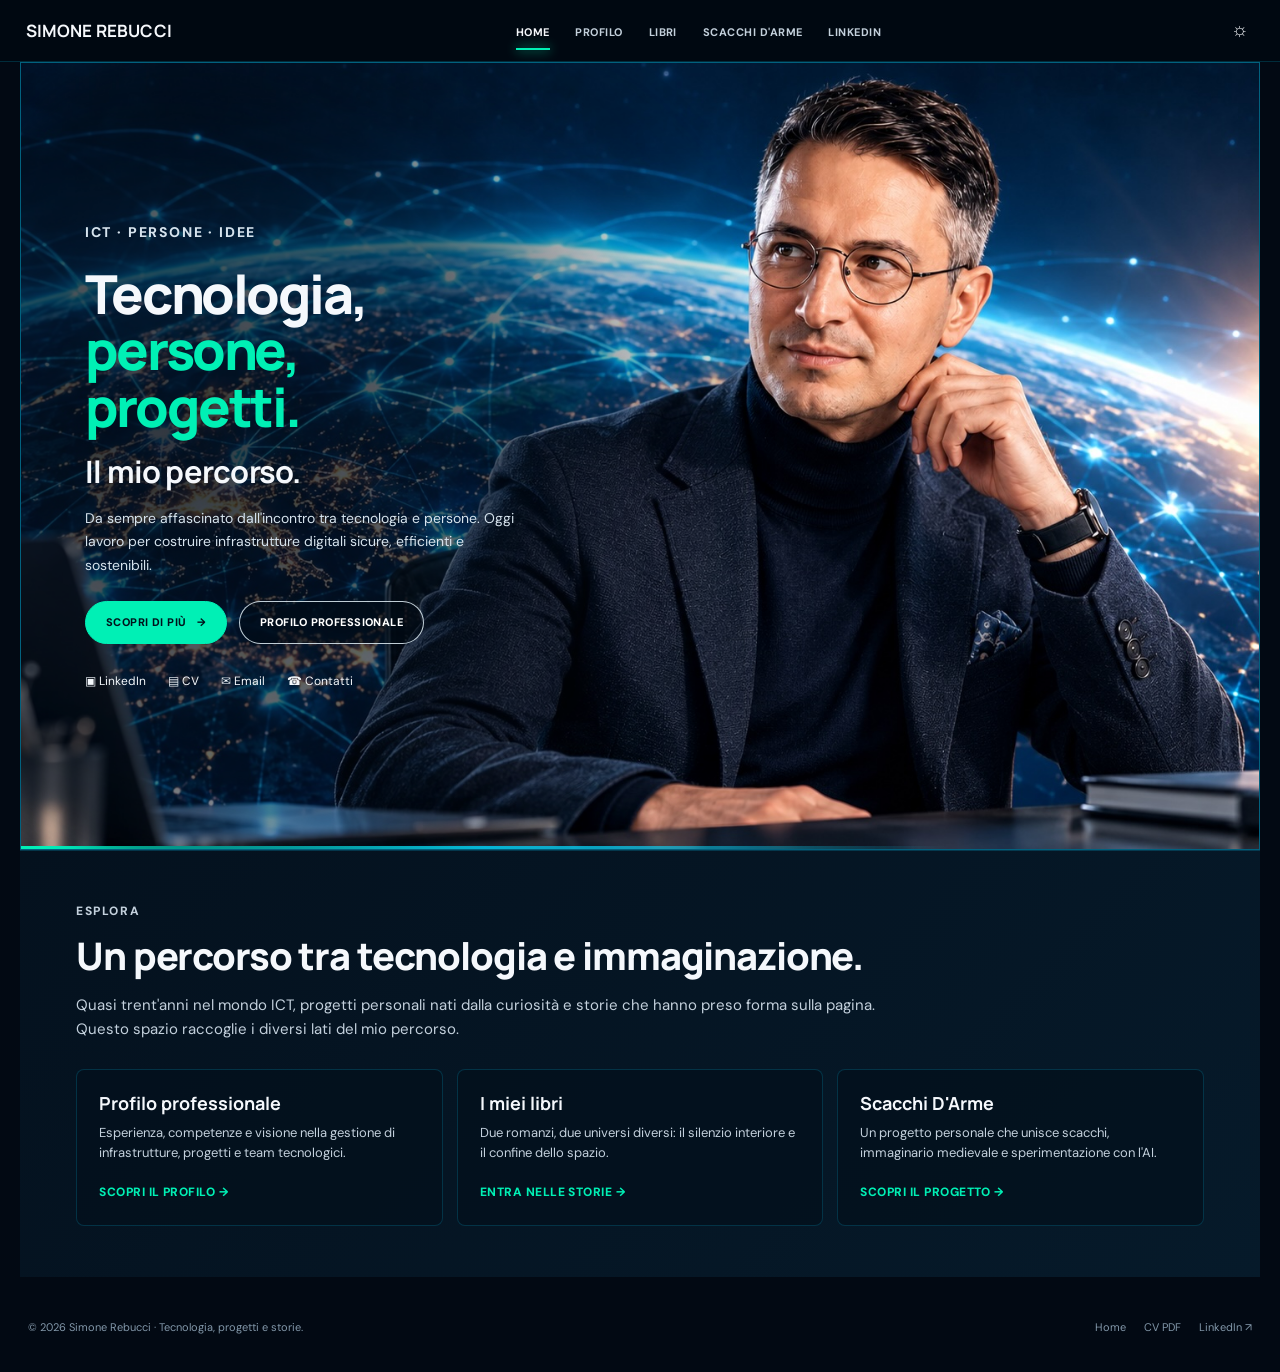
<file: index.html>
<!doctype html>
<html lang="it">

<head>
    <meta charset="utf-8">
    <meta name="viewport" content="width=device-width, initial-scale=1">
    <meta name="theme-color" content="#020913">
    <meta name="description"
        content="Simone Rebucci: ICT Management, infrastrutture digitali, project management, libri e progetti personali.">
    <title>Tecnologia, persone, progetti | Simone Rebucci</title>
    <link rel="stylesheet" href="assets.css">
    <script defer src="assets.js"></script>
</head>

<body>
    <header class="site-header">
        <div class="nav-wrap"><a class="brand" href="index.html">SIMONE REBUCCI</a><button class="menu-toggle"
                aria-label="Apri menu" aria-expanded="false">☰</button>
            <nav class="nav" aria-label="Navigazione principale"><a href="index.html" class="active">HOME</a><a
                    href="profilo-professionale.html" class="">PROFILO</a><a href="libri.html" class="">LIBRI</a><a
                    href="scacchi-darme.html" class="">SCACCHI D'ARME</a><a
                    href="https://www.linkedin.com/in/simonerebucci/" class="" target="_blank"
                    rel="noopener noreferrer">LINKEDIN</a></nav><button class="theme-toggle"
                aria-label="Cambia tema chiaro/scuro">☼</button>
        </div>
    </header>
    <main class="page-shell">
        <section class="frame">
            <div class="hero home-hero">
                <div class="hero-copy">
                    <p class="eyebrow">ICT · PERSONE · IDEE</p>
                    <h1>Tecnologia,<br><span class="accent">persone,</span><br><span class="accent">progetti.</span>
                    </h1>
                    <h2>Il mio percorso.</h2>
                    <p>Da sempre affascinato dall'incontro tra tecnologia e persone. Oggi lavoro per costruire
                        infrastrutture digitali sicure, efficienti e sostenibili.</p>
                    <div class="actions"><a class="btn primary" href="profilo-professionale.html">Scopri di più
                            <span>→</span></a><a class="btn secondary" href="profilo-professionale.html">Profilo
                            professionale</a></div>
                    <div class="social-row"><a href="https://www.linkedin.com/in/simonerebucci/" target="_blank"
                            rel="noopener noreferrer">▣ LinkedIn</a><a href="profilo-professionale.html#cv">▤ CV</a><a href="mailto:">✉
                            Email</a><a href="profilo-professionale.html#cv">☎ Contatti</a></div>
                </div>
                <div class="hero-home-bottom"></div>
            </div>
        </section>
        <section class="below-section">
            <p class="eyebrow">ESPLORA</p>
            <h2>Un percorso tra tecnologia e immaginazione.</h2>
            <p>Quasi trent'anni nel mondo ICT, progetti personali nati dalla curiosità e storie che hanno preso forma
                sulla pagina. Questo spazio raccoglie i diversi lati del mio percorso.</p>
            <div class="card-grid"><a class="content-card" href="profilo-professionale.html">
                    <h3>Profilo professionale</h3>
                    <p>Esperienza, competenze e visione nella gestione di infrastrutture, progetti e team tecnologici.
                    </p><span class="text-link">Scopri il profilo →</span>
                </a><a class="content-card" href="libri.html">
                    <h3>I miei libri</h3>
                    <p>Due romanzi, due universi diversi: il silenzio interiore e il confine dello spazio.</p><span
                        class="text-link">Entra nelle storie →</span>
                </a><a class="content-card" href="scacchi-darme.html">
                    <h3>Scacchi D'Arme</h3>
                    <p>Un progetto personale che unisce scacchi, immaginario medievale e sperimentazione con l'AI.</p>
                    <span class="text-link">Scopri il progetto →</span>
                </a></div>
        </section>
    </main>
    <footer class="footer"><span>© <span data-year>2026</span> Simone Rebucci · Tecnologia, progetti e storie.</span>
        <div class="footer-links"><a href="index.html">Home</a><a href="CV_Simone_Rebucci.pdf" target="_blank">CV
                PDF</a><a href="https://www.linkedin.com/in/simonerebucci/" target="_blank"
                rel="noopener noreferrer">LinkedIn ↗</a></div>
    </footer>
</body>

</html>
</file>
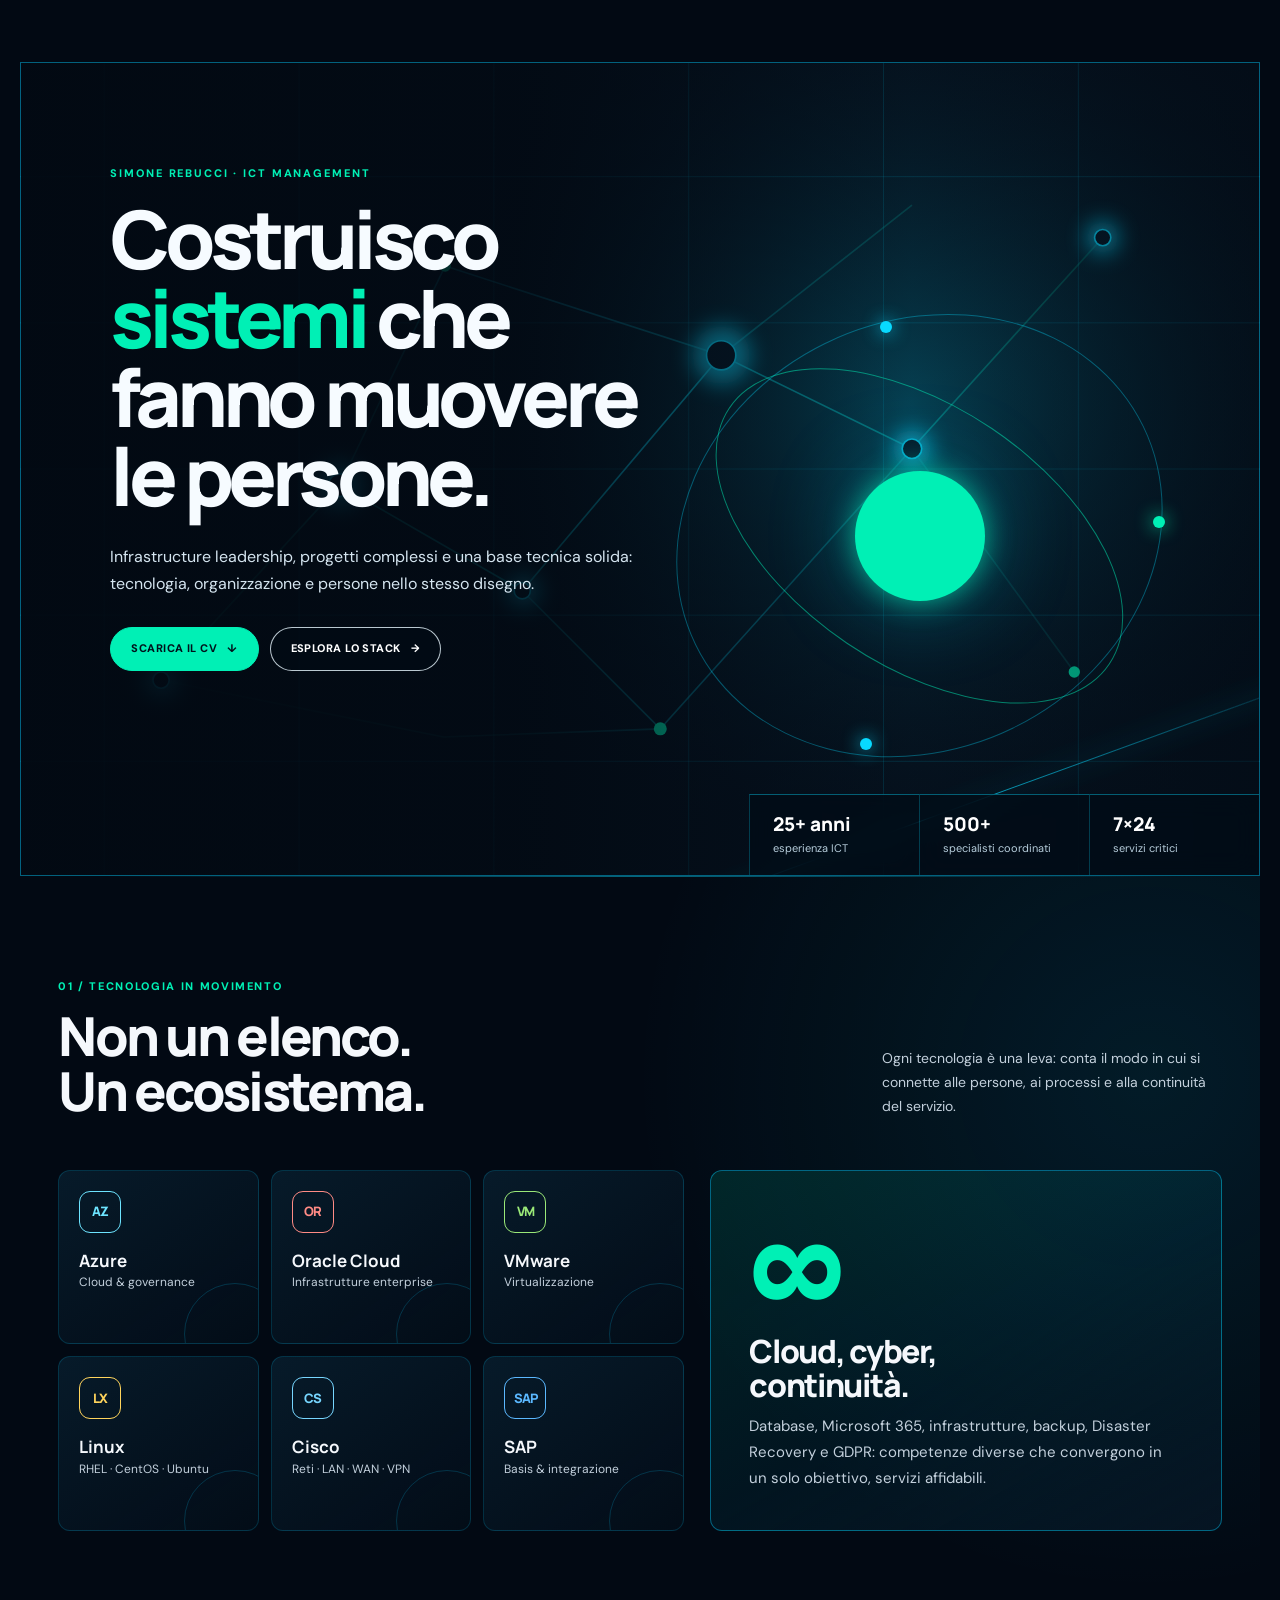
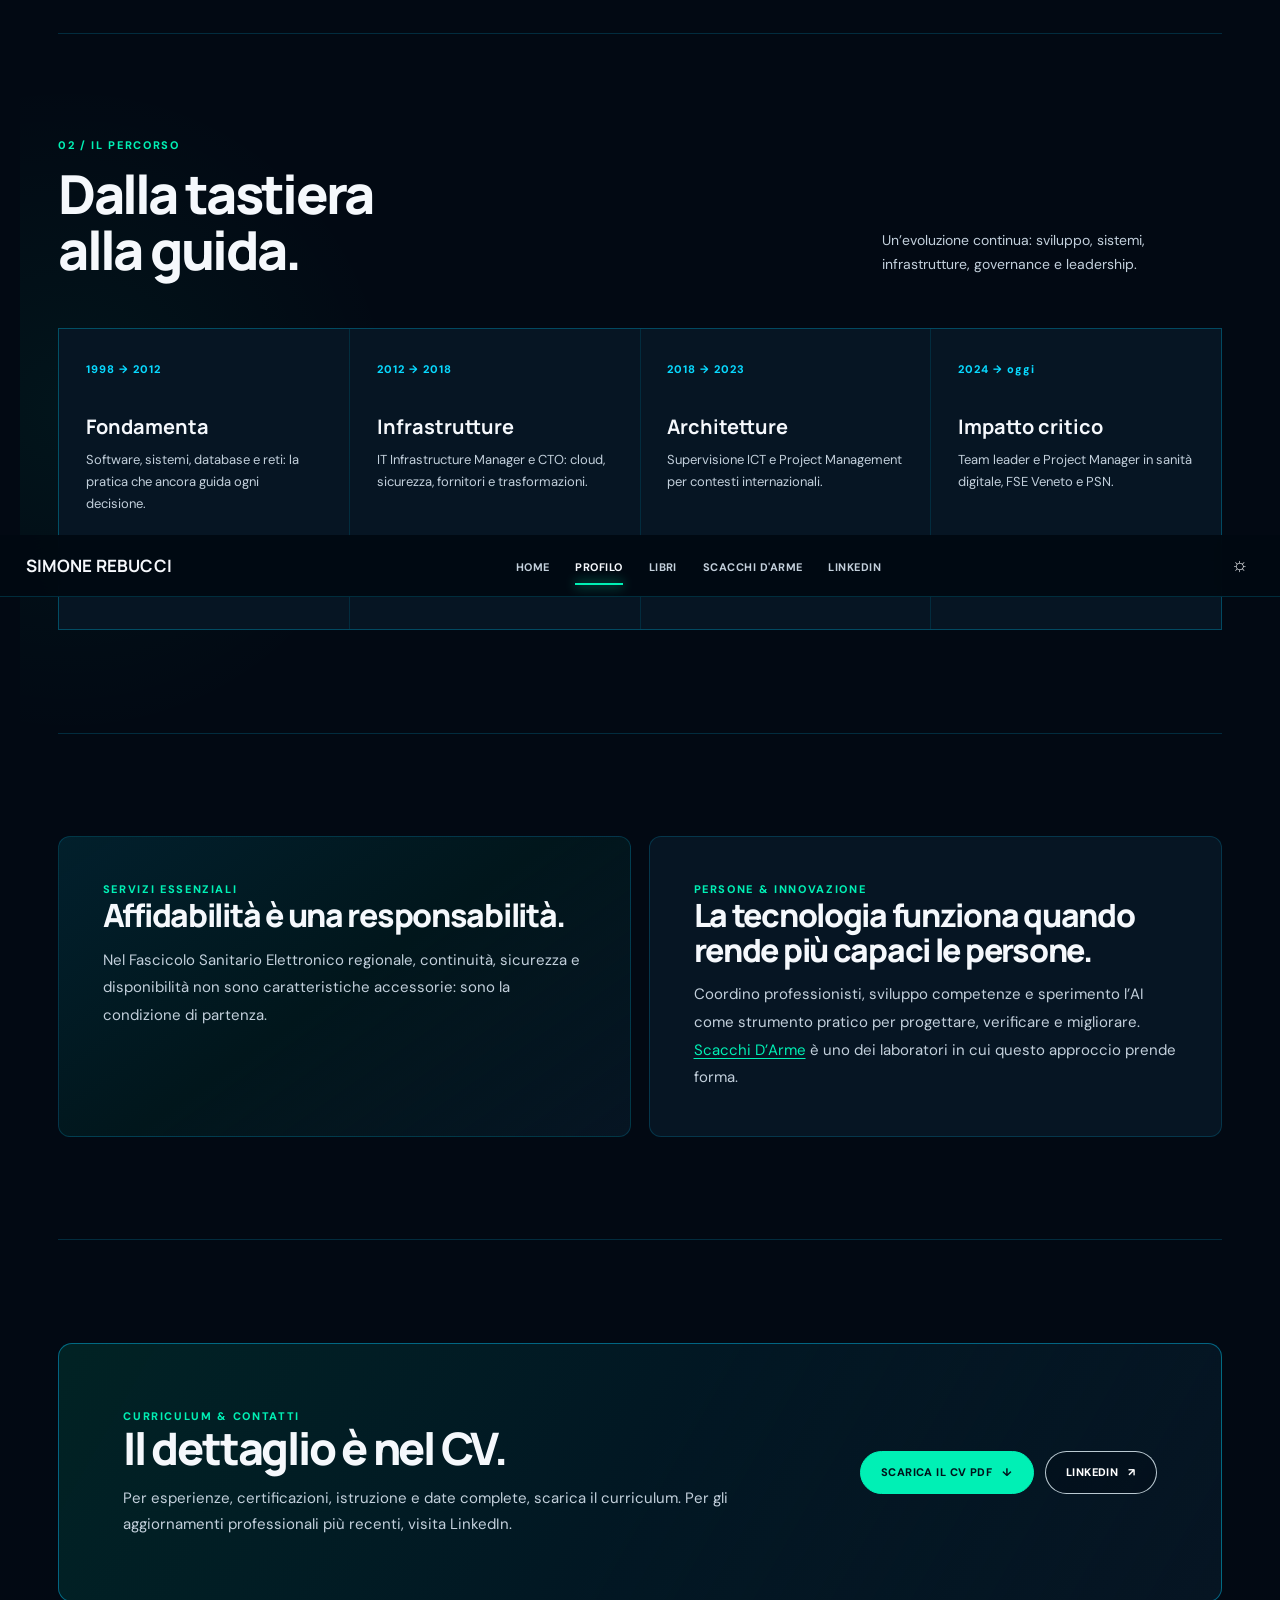
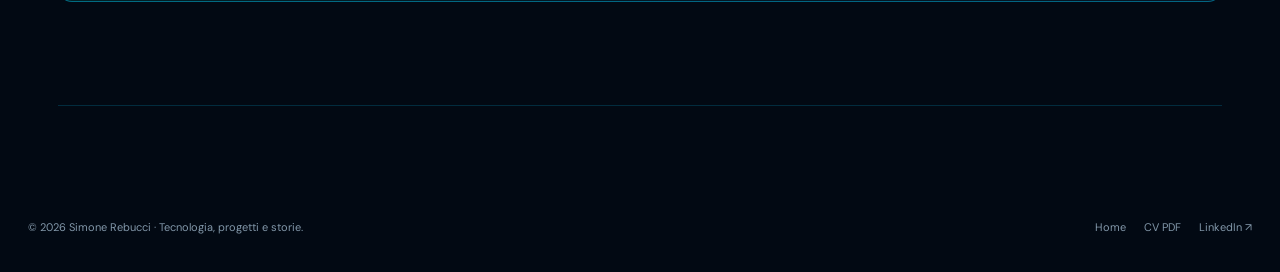
<file: cv.html>
<!doctype html><html lang="it"><head><meta charset="utf-8"><meta name="viewport" content="width=device-width, initial-scale=1"><meta http-equiv="refresh" content="0; url=profilo-professionale.html#cv"><link rel="canonical" href="profilo-professionale.html"><title>Curriculum | Simone Rebucci</title></head><body><p>Il curriculum è ora parte del <a href="profilo-professionale.html#cv">profilo professionale</a>. Puoi anche <a href="CV_Simone_Rebucci.pdf">scaricare il CV in PDF</a>.</p></body></html>
</file>
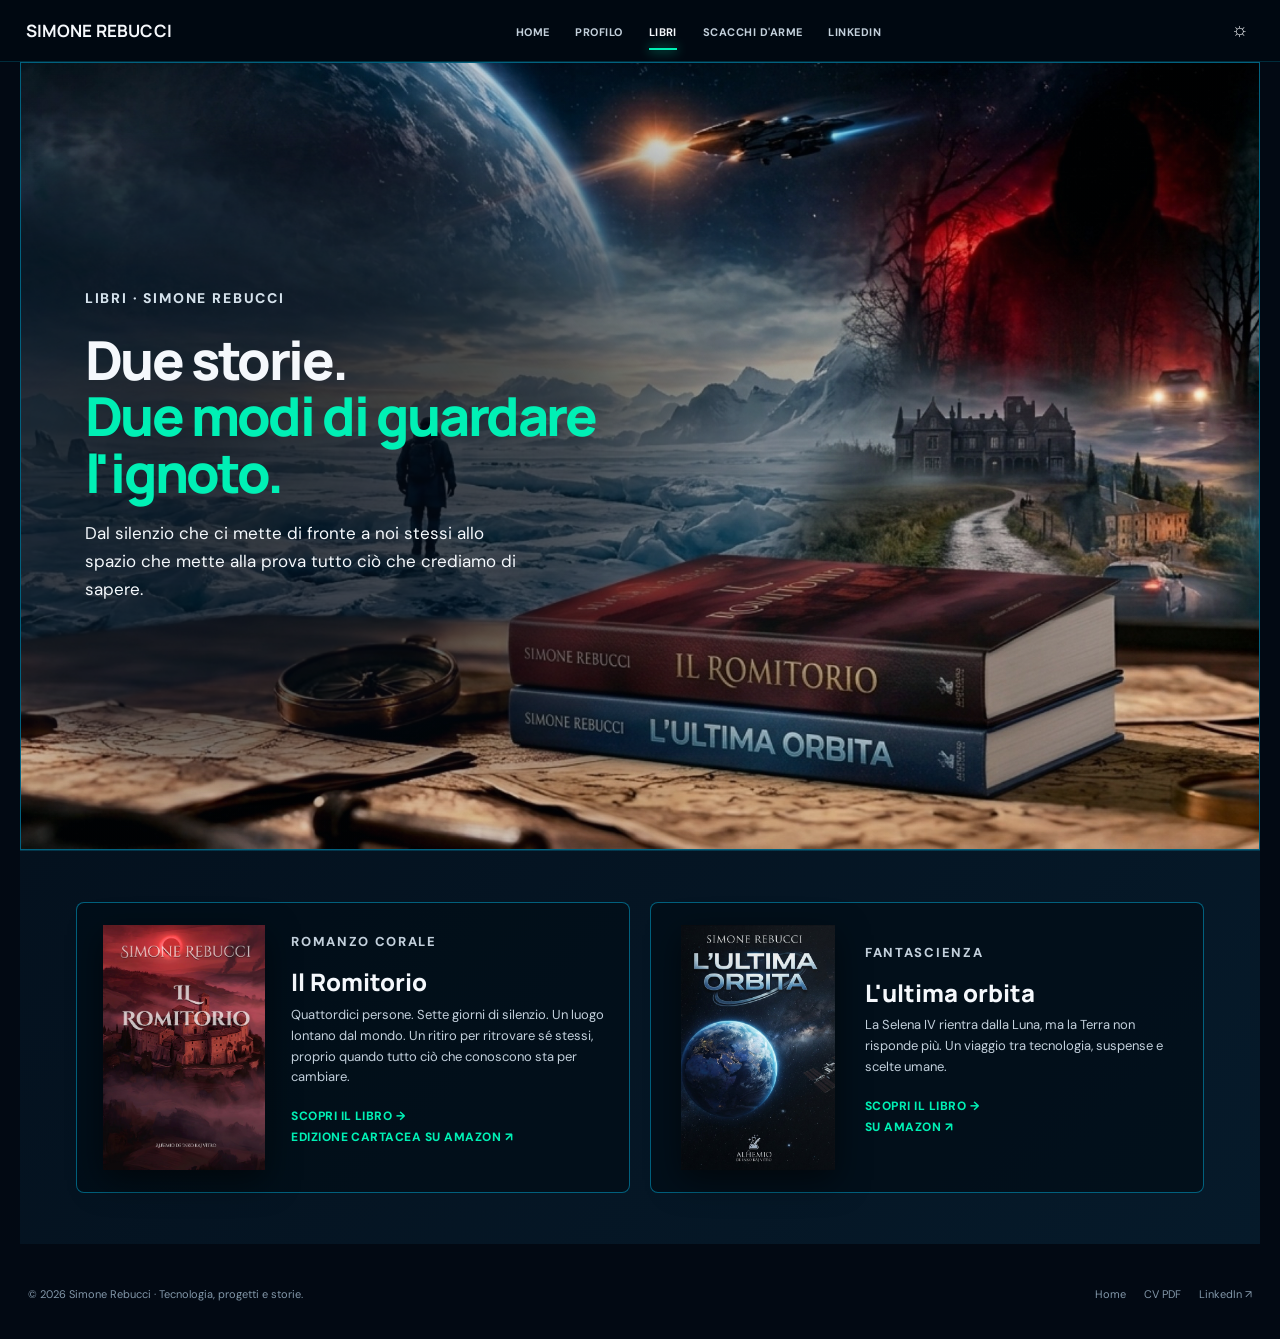
<file: libri.html>
<!doctype html>
<html lang="it">

<head>
    <meta charset="utf-8">
    <meta name="viewport" content="width=device-width, initial-scale=1">
    <meta name="theme-color" content="#020913">
    <meta name="description" content="I romanzi di Simone Rebucci: Il Romitorio e L’ultima orbita.">
    <title>I libri | Simone Rebucci</title>
    <link rel="stylesheet" href="assets.css">
    <script defer src="assets.js"></script>
</head>

<body>
    <header class="site-header">
        <div class="nav-wrap"><a class="brand" href="index.html">SIMONE REBUCCI</a><button class="menu-toggle"
                aria-label="Apri menu" aria-expanded="false">☰</button>
            <nav class="nav" aria-label="Navigazione principale"><a href="index.html" class="">HOME</a><a
                    href="profilo-professionale.html" class="">PROFILO</a><a href="libri.html"
                    class="active">LIBRI</a><a href="scacchi-darme.html" class="">SCACCHI D'ARME</a><a href="https://www.linkedin.com/in/simonerebucci/" class="" target="_blank"
                    rel="noopener noreferrer">LINKEDIN</a></nav><button class="theme-toggle"
                aria-label="Cambia tema chiaro/scuro">☼</button>
        </div>
    </header>
    <main class="page-shell">
        <section class="frame">
            <div class="hero book-list-hero">
                <div class="hero-copy">
                    <p class="eyebrow">LIBRI · SIMONE REBUCCI</p>
                    <h1>Due storie.<br><span class="accent">Due modi di guardare l'ignoto.</span></h1>
                    <p class="lead">Dal silenzio che ci mette di fronte a noi stessi allo spazio che mette alla prova
                        tutto ciò che crediamo di sapere.</p>
                </div>
            </div>
        </section>
        <section class="below-section">
            <div class="book-list-cards">
                <article class="book-list-card"><img src="romitorio-cover.jpg" alt="Copertina web de Il Romitorio">
                    <div>
                        <p class="eyebrow">ROMANZO CORALE</p>
                        <h3>Il Romitorio</h3>
                        <p>Quattordici persone. Sette giorni di silenzio. Un luogo lontano dal mondo. Un ritiro per
                            ritrovare sé stessi, proprio quando tutto ciò che conoscono sta per cambiare.</p><a
                            class="text-link" href="romitorio.html">Scopri il libro →</a>
                        <p><a class="text-link" href="https://www.amazon.it/dp/B0HN1KLKY4/ref=tmm_pap_swatch_0"
                                target="_blank" rel="noopener noreferrer">Edizione cartacea su Amazon ↗</a></p>
                    </div>
                </article>
                <article class="book-list-card"><img src="ultima-orbita-cover.jpg"
                        alt="Copertina web de L'ultima orbita">
                    <div>
                        <p class="eyebrow">FANTASCIENZA</p>
                        <h3>L'ultima orbita</h3>
                        <p>La Selena IV rientra dalla Luna, ma la Terra non risponde più. Un viaggio tra tecnologia,
                            suspense e scelte umane.</p><a class="text-link" href="ultima-orbita.html">Scopri il libro
                            →</a>
                        <p><a class="text-link" href="https://www.amazon.it/Lultima-orbita-Simone-Rebucci/dp/B0HLY843RQ"
                                target="_blank" rel="noopener noreferrer">Su Amazon ↗</a></p>
                    </div>
                </article>
            </div>
        </section>
    </main>
    <footer class="footer"><span>© <span data-year>2026</span> Simone Rebucci · Tecnologia, progetti e storie.</span>
        <div class="footer-links"><a href="index.html">Home</a><a href="CV_Simone_Rebucci.pdf" target="_blank">CV
                PDF</a><a href="https://www.linkedin.com/in/simonerebucci/" target="_blank"
                rel="noopener noreferrer">LinkedIn ↗</a></div>
    </footer>
</body>

</html>
</file>
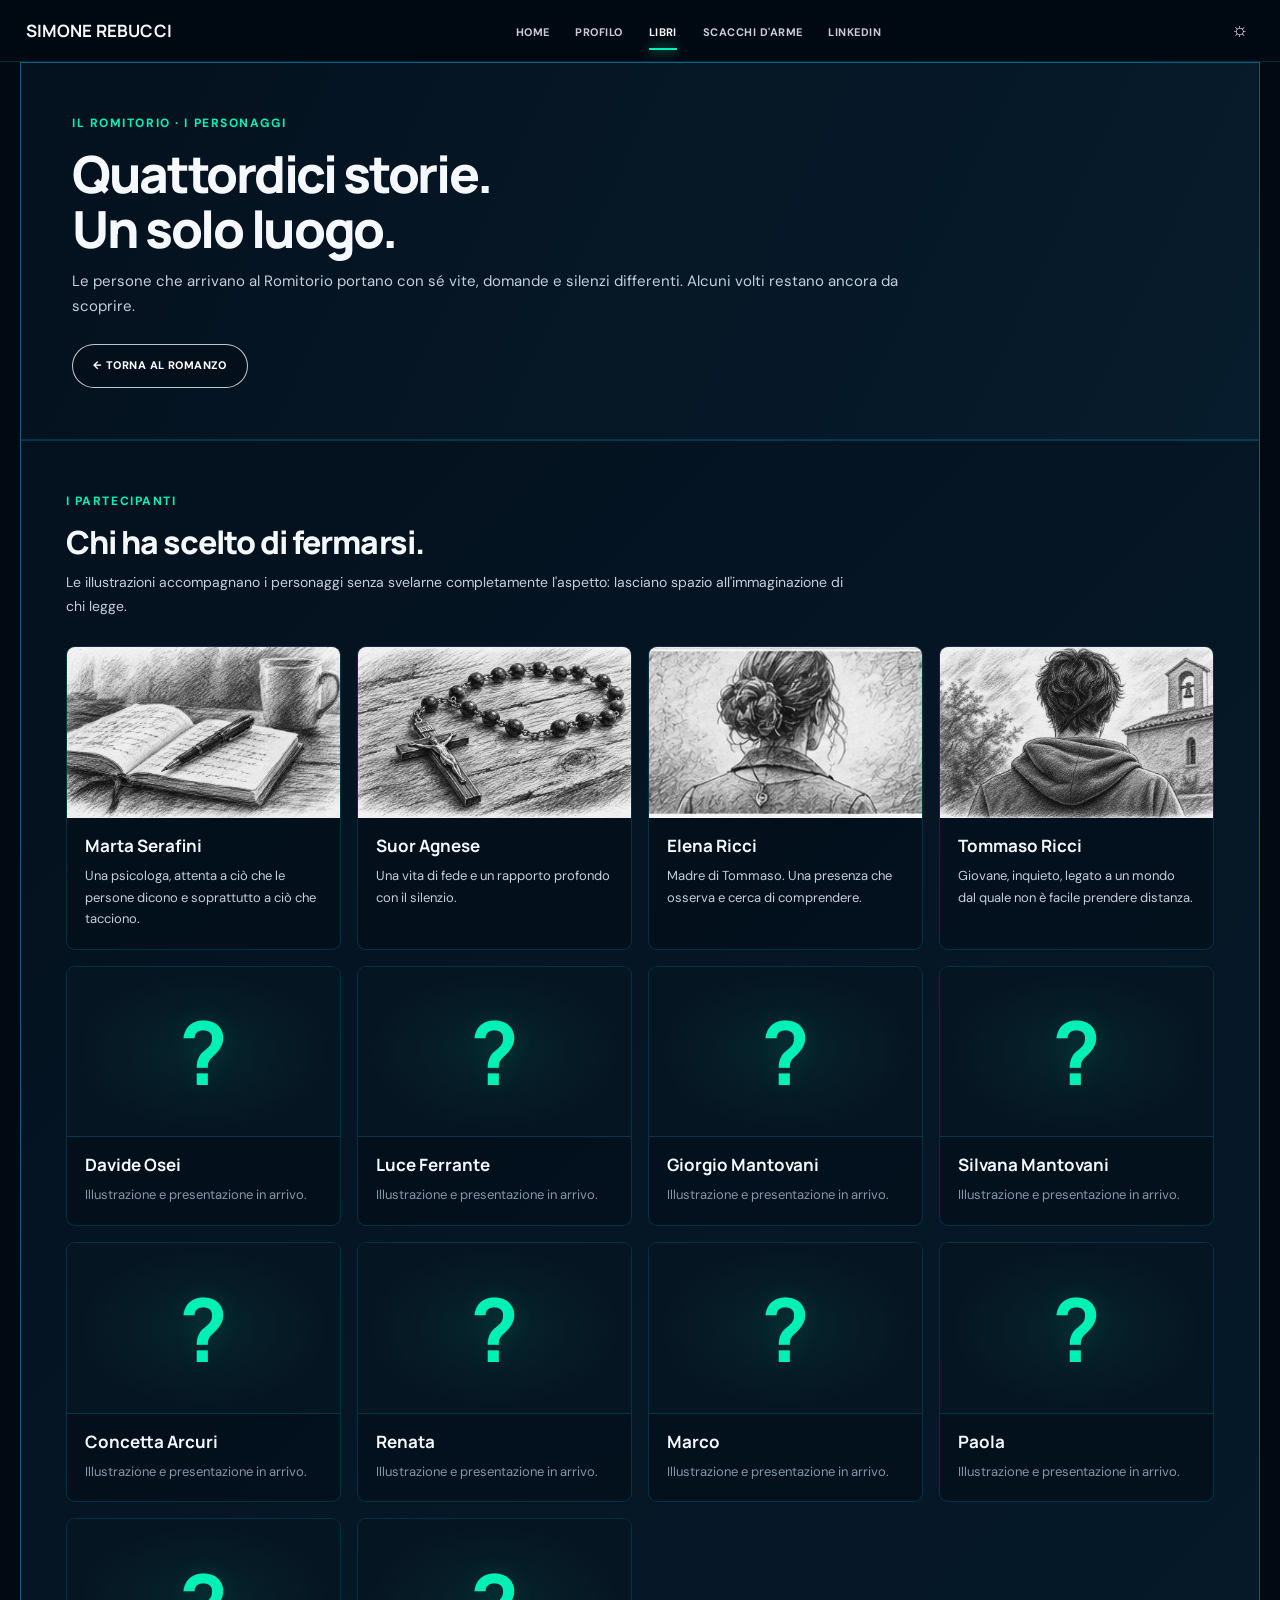
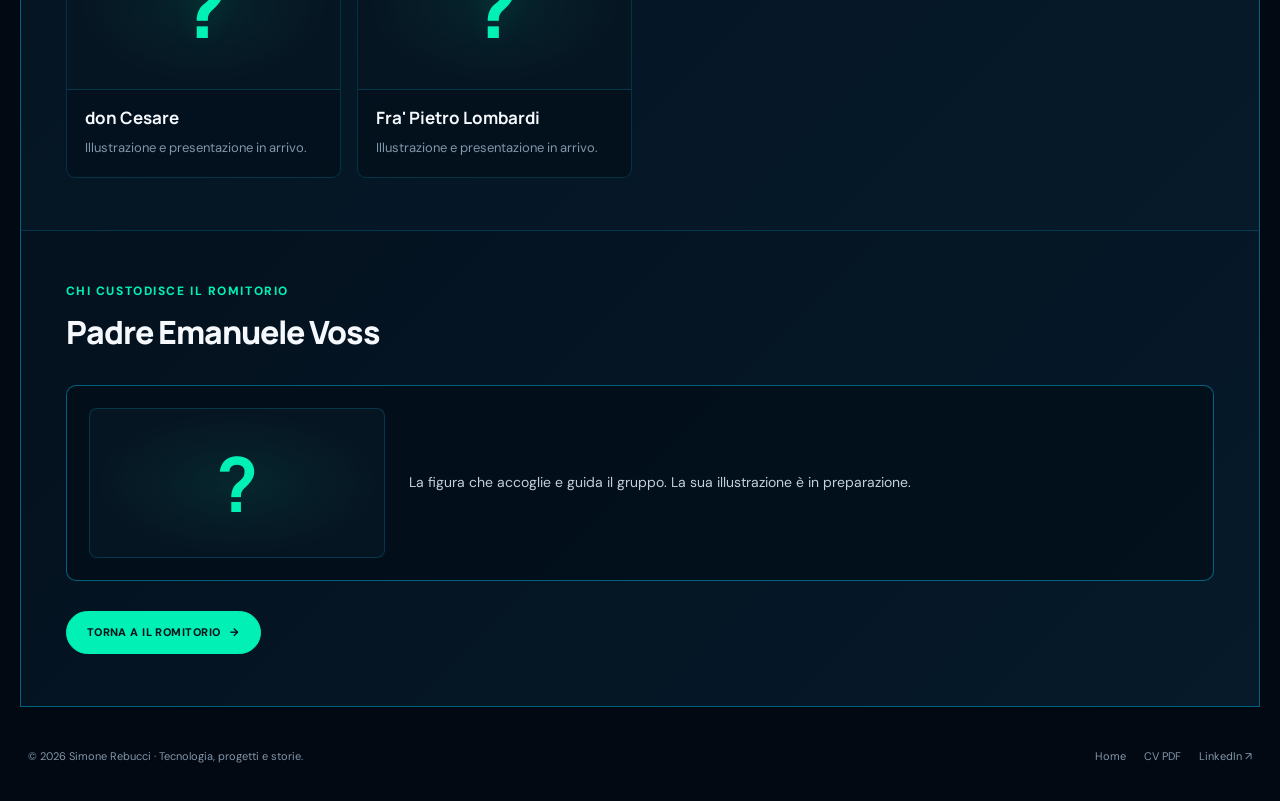
<file: personaggi-romitorio.html>
<!doctype html>
<html lang="it">
<head>
  <meta charset="utf-8">
  <meta name="viewport" content="width=device-width, initial-scale=1">
  <meta name="theme-color" content="#020913">
  <meta name="description" content="I personaggi de Il Romitorio, romanzo di Simone Rebucci.">
  <title>I personaggi | Il Romitorio | Simone Rebucci</title>
  <link rel="stylesheet" href="assets.css">
  <script defer src="assets.js"></script>
  <style>
    .characters-intro{padding:clamp(34px,4vw,72px) clamp(22px,4vw,76px);background:linear-gradient(115deg,#04111e,#071c2c);border-bottom:1px solid var(--line-soft)}
    .characters-intro h1{font:800 clamp(36px,4vw,64px)/1.06 'Manrope',sans-serif;letter-spacing:-.045em;margin:0 0 14px;color:var(--text)}
    .characters-intro .lead{font-size:clamp(15px,1.15vw,19px);line-height:1.7;color:var(--muted);max-width:850px;margin:0}
    .characters-section{padding:clamp(32px,4vw,68px) clamp(18px,3.5vw,64px);background:linear-gradient(135deg,#04111e,#061a2a);border-top:1px solid var(--line-soft)}
    .characters-section h2{font:800 clamp(23px,2.5vw,36px)/1.15 'Manrope',sans-serif;letter-spacing:-.03em;margin:0 0 10px;color:var(--text)}
    .characters-section>.section-lead{color:var(--muted);font-size:14px;line-height:1.7;margin:0;max-width:780px}
    .characters-grid{display:grid;grid-template-columns:repeat(4,minmax(0,1fr));gap:16px;margin-top:28px}
    .character-card{min-width:0;overflow:hidden;border:1px solid var(--line-soft);border-radius:9px;background:rgba(3,16,28,.78);transition:border-color .2s,transform .2s}
    .character-card:hover{border-color:var(--cyan);transform:translateY(-3px)}
    .character-visual{aspect-ratio:16/10;background:var(--panel2);overflow:hidden;display:flex;align-items:center;justify-content:center}
    .character-visual img{display:block;width:100%;height:100%;object-fit:cover;filter:grayscale(1);}
    .character-copy{padding:17px 18px 19px}
    .character-copy h3{font:700 17px/1.3 'Manrope',sans-serif;color:var(--text);margin:0 0 8px}
    .character-copy p{font-size:13px;line-height:1.65;color:var(--muted);margin:0}
    .character-question{font:700 clamp(56px,7vw,88px)/1 'Manrope',sans-serif;color:var(--green);text-shadow:0 0 28px rgba(0,240,181,.12)}
    .character-card.pending .character-visual{background:radial-gradient(ellipse at center,rgba(0,240,181,.07),transparent 65%),#061522;border-bottom:1px solid var(--line-soft)}
    .character-card.pending .character-copy p{color:var(--subtle)}
    .custodian{display:grid;grid-template-columns:minmax(180px,.55fr) minmax(0,1.45fr);gap:24px;align-items:center;margin-top:34px;padding:22px;border:1px solid var(--line);border-radius:10px;background:rgba(2,14,24,.72)}
    .custodian-mark{min-height:150px;display:flex;align-items:center;justify-content:center;background:radial-gradient(ellipse at center,rgba(0,240,181,.08),transparent 68%),#061522;border:1px solid var(--line-soft);border-radius:8px}
    .custodian-mark span{font:700 76px/1 'Manrope',sans-serif;color:var(--green)}
    .custodian h3{font:800 clamp(20px,2vw,28px)/1.2 'Manrope',sans-serif;margin:0 0 9px;color:var(--text)}
    .custodian p{margin:0;color:var(--muted);font-size:14px;line-height:1.7}
    .characters-back{margin-top:30px}
    body.light .characters-intro,body.light .characters-section{background:linear-gradient(135deg,#f7fafc,#eaf2f7)}
    body.light .character-card{background:#fff;border-color:rgba(0,132,173,.22)}
    body.light .character-visual{background:#e7eef5}
    body.light .character-card.pending .character-visual,body.light .custodian-mark{background:radial-gradient(ellipse at center,rgba(0,169,133,.08),transparent 68%),#e7eef5}
    body.light .custodian{background:#fff;border-color:rgba(0,132,173,.22)}
    @media(max-width:1050px){.characters-grid{grid-template-columns:repeat(3,minmax(0,1fr))}}
    @media(max-width:720px){.characters-grid{grid-template-columns:repeat(2,minmax(0,1fr));gap:10px}.character-copy{padding:13px}.character-copy h3{font-size:14px}.character-copy p{font-size:12px}.custodian{grid-template-columns:1fr;gap:15px;padding:15px}.custodian-mark{min-height:110px}}
    @media(max-width:420px){.characters-grid{grid-template-columns:1fr 1fr}}
  </style>
</head>
<body>
  <header class="site-header">
    <div class="nav-wrap"><a class="brand" href="index.html">SIMONE
        REBUCCI</a><button class="menu-toggle" aria-label="Apri menu" aria-expanded="false">☰</button>
      <nav class="nav" aria-label="Navigazione principale"><a href="index.html" class="">HOME</a><a
          href="profilo-professionale.html" class="">PROFILO</a><a href="libri.html" class="active">LIBRI</a><a
          href="scacchi-darme.html" class="">SCACCHI D'ARME</a><a
          href="https://www.linkedin.com/in/simonerebucci/" class="" target="_blank"
          rel="noopener noreferrer">LINKEDIN</a></nav>
      <button class="theme-toggle" aria-label="Cambia tema chiaro/scuro">☼</button>
    </div>
  </header>
<main class="page-shell">
  <section class="frame">
    <div class="characters-intro">
      <p class="eyebrow">IL ROMITORIO · I PERSONAGGI</p>
      <h1>Quattordici storie.<br><span class="accent">Un solo luogo.</span></h1>
      <p class="lead">Le persone che arrivano al Romitorio portano con sé vite, domande e silenzi differenti. Alcuni volti restano ancora da scoprire.</p>
      <div class="actions"><a class="btn secondary" href="romitorio.html">← Torna al romanzo</a></div>
    </div>
    <section class="characters-section">
      <p class="eyebrow">I PARTECIPANTI</p>
      <h2>Chi ha scelto di fermarsi.</h2>
      <p class="section-lead">Le illustrazioni accompagnano i personaggi senza svelarne completamente l'aspetto: lasciano spazio all'immaginazione di chi legge.</p>
      <div class="characters-grid">
        <article class="character-card illustrated">
      <div class="character-visual"><img src="images/personaggi/marta-serafini.jpg" alt="Illustrazione simbolica di Marta Serafini"></div>
      <div class="character-copy"><h3>Marta Serafini</h3><p>Una psicologa, attenta a ciò che le persone dicono e soprattutto a ciò che tacciono.</p></div>
    </article><article class="character-card illustrated">
      <div class="character-visual"><img src="images/personaggi/suor-agnese.jpg" alt="Illustrazione simbolica di Suor Agnese"></div>
      <div class="character-copy"><h3>Suor Agnese</h3><p>Una vita di fede e un rapporto profondo con il silenzio.</p></div>
    </article><article class="character-card illustrated">
      <div class="character-visual"><img src="images/personaggi/elena-ricci.jpg" alt="Illustrazione simbolica di Elena Ricci"></div>
      <div class="character-copy"><h3>Elena Ricci</h3><p>Madre di Tommaso. Una presenza che osserva e cerca di comprendere.</p></div>
    </article><article class="character-card illustrated">
      <div class="character-visual"><img src="images/personaggi/tommaso-ricci.jpg" alt="Illustrazione simbolica di Tommaso Ricci"></div>
      <div class="character-copy"><h3>Tommaso Ricci</h3><p>Giovane, inquieto, legato a un mondo dal quale non è facile prendere distanza.</p></div>
    </article><article class="character-card pending">
      <div class="character-visual"><div class="character-question" aria-label="Illustrazione in arrivo">?</div></div>
      <div class="character-copy"><h3>Davide Osei</h3><p>Illustrazione e presentazione in arrivo.</p></div>
    </article><article class="character-card pending">
      <div class="character-visual"><div class="character-question" aria-label="Illustrazione in arrivo">?</div></div>
      <div class="character-copy"><h3>Luce Ferrante</h3><p>Illustrazione e presentazione in arrivo.</p></div>
    </article><article class="character-card pending">
      <div class="character-visual"><div class="character-question" aria-label="Illustrazione in arrivo">?</div></div>
      <div class="character-copy"><h3>Giorgio Mantovani</h3><p>Illustrazione e presentazione in arrivo.</p></div>
    </article><article class="character-card pending">
      <div class="character-visual"><div class="character-question" aria-label="Illustrazione in arrivo">?</div></div>
      <div class="character-copy"><h3>Silvana Mantovani</h3><p>Illustrazione e presentazione in arrivo.</p></div>
    </article><article class="character-card pending">
      <div class="character-visual"><div class="character-question" aria-label="Illustrazione in arrivo">?</div></div>
      <div class="character-copy"><h3>Concetta Arcuri</h3><p>Illustrazione e presentazione in arrivo.</p></div>
    </article><article class="character-card pending">
      <div class="character-visual"><div class="character-question" aria-label="Illustrazione in arrivo">?</div></div>
      <div class="character-copy"><h3>Renata</h3><p>Illustrazione e presentazione in arrivo.</p></div>
    </article><article class="character-card pending">
      <div class="character-visual"><div class="character-question" aria-label="Illustrazione in arrivo">?</div></div>
      <div class="character-copy"><h3>Marco</h3><p>Illustrazione e presentazione in arrivo.</p></div>
    </article><article class="character-card pending">
      <div class="character-visual"><div class="character-question" aria-label="Illustrazione in arrivo">?</div></div>
      <div class="character-copy"><h3>Paola</h3><p>Illustrazione e presentazione in arrivo.</p></div>
    </article><article class="character-card pending">
      <div class="character-visual"><div class="character-question" aria-label="Illustrazione in arrivo">?</div></div>
      <div class="character-copy"><h3>don Cesare</h3><p>Illustrazione e presentazione in arrivo.</p></div>
    </article><article class="character-card pending">
      <div class="character-visual"><div class="character-question" aria-label="Illustrazione in arrivo">?</div></div>
      <div class="character-copy"><h3>Fra' Pietro Lombardi</h3><p>Illustrazione e presentazione in arrivo.</p></div>
    </article>
      </div>
    </section>
    <section class="characters-section">
      <p class="eyebrow">CHI CUSTODISCE IL ROMITORIO</p>
      <h2>Padre Emanuele Voss</h2>
      <div class="custodian">
        <div class="custodian-mark"><span>?</span></div>
        <div><p>La figura che accoglie e guida il gruppo. La sua illustrazione è in preparazione.</p></div>
      </div>
      <div class="actions characters-back"><a class="btn primary" href="romitorio.html">Torna a Il Romitorio <span>→</span></a></div>
    </section>
  </section>
</main>
  <footer class="footer"><span>© <span data-year>2026</span> Simone Rebucci ·
      Tecnologia, progetti e storie.</span>
    <div class="footer-links"><a href="index.html">Home</a><a href="CV_Simone_Rebucci.pdf" target="_blank">CV PDF</a><a
        href="https://www.linkedin.com/in/simonerebucci/" target="_blank" rel="noopener noreferrer">LinkedIn ↗</a></div>
  </footer>
</body>
</html>
</file>
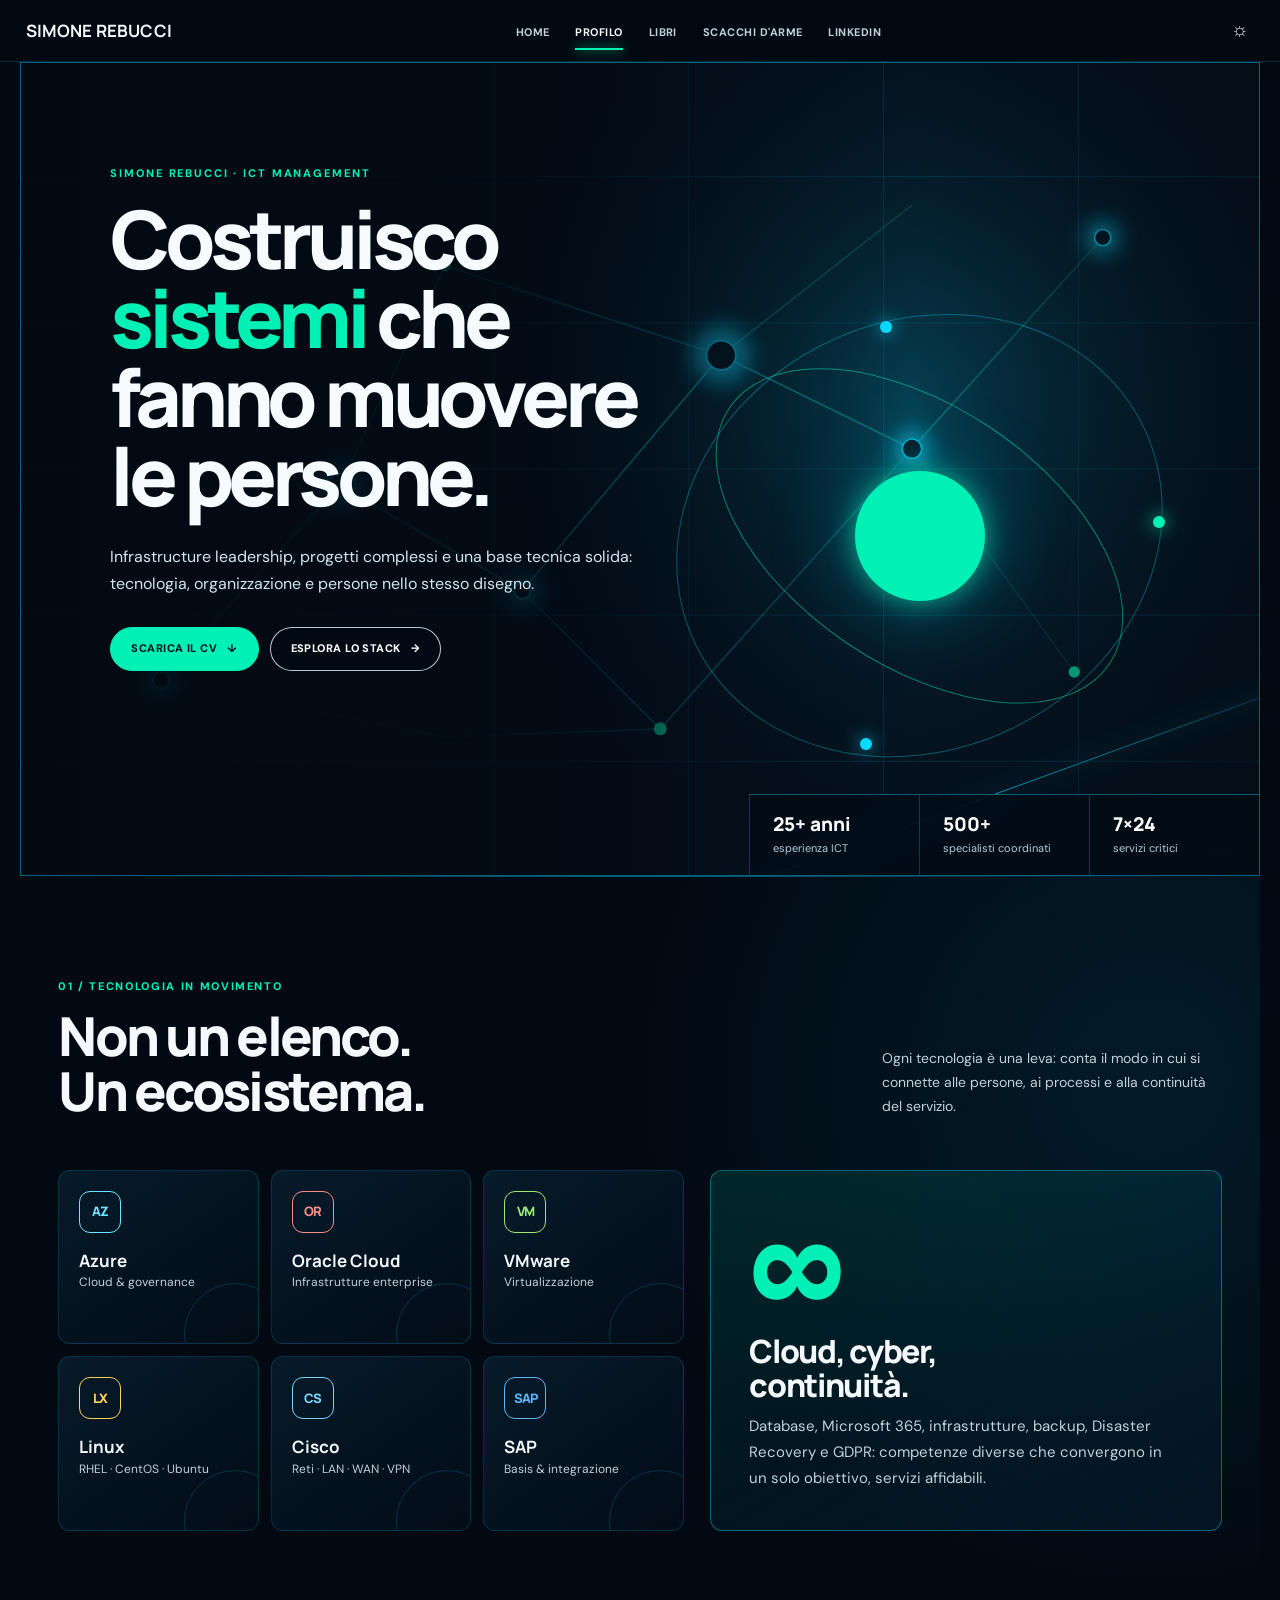
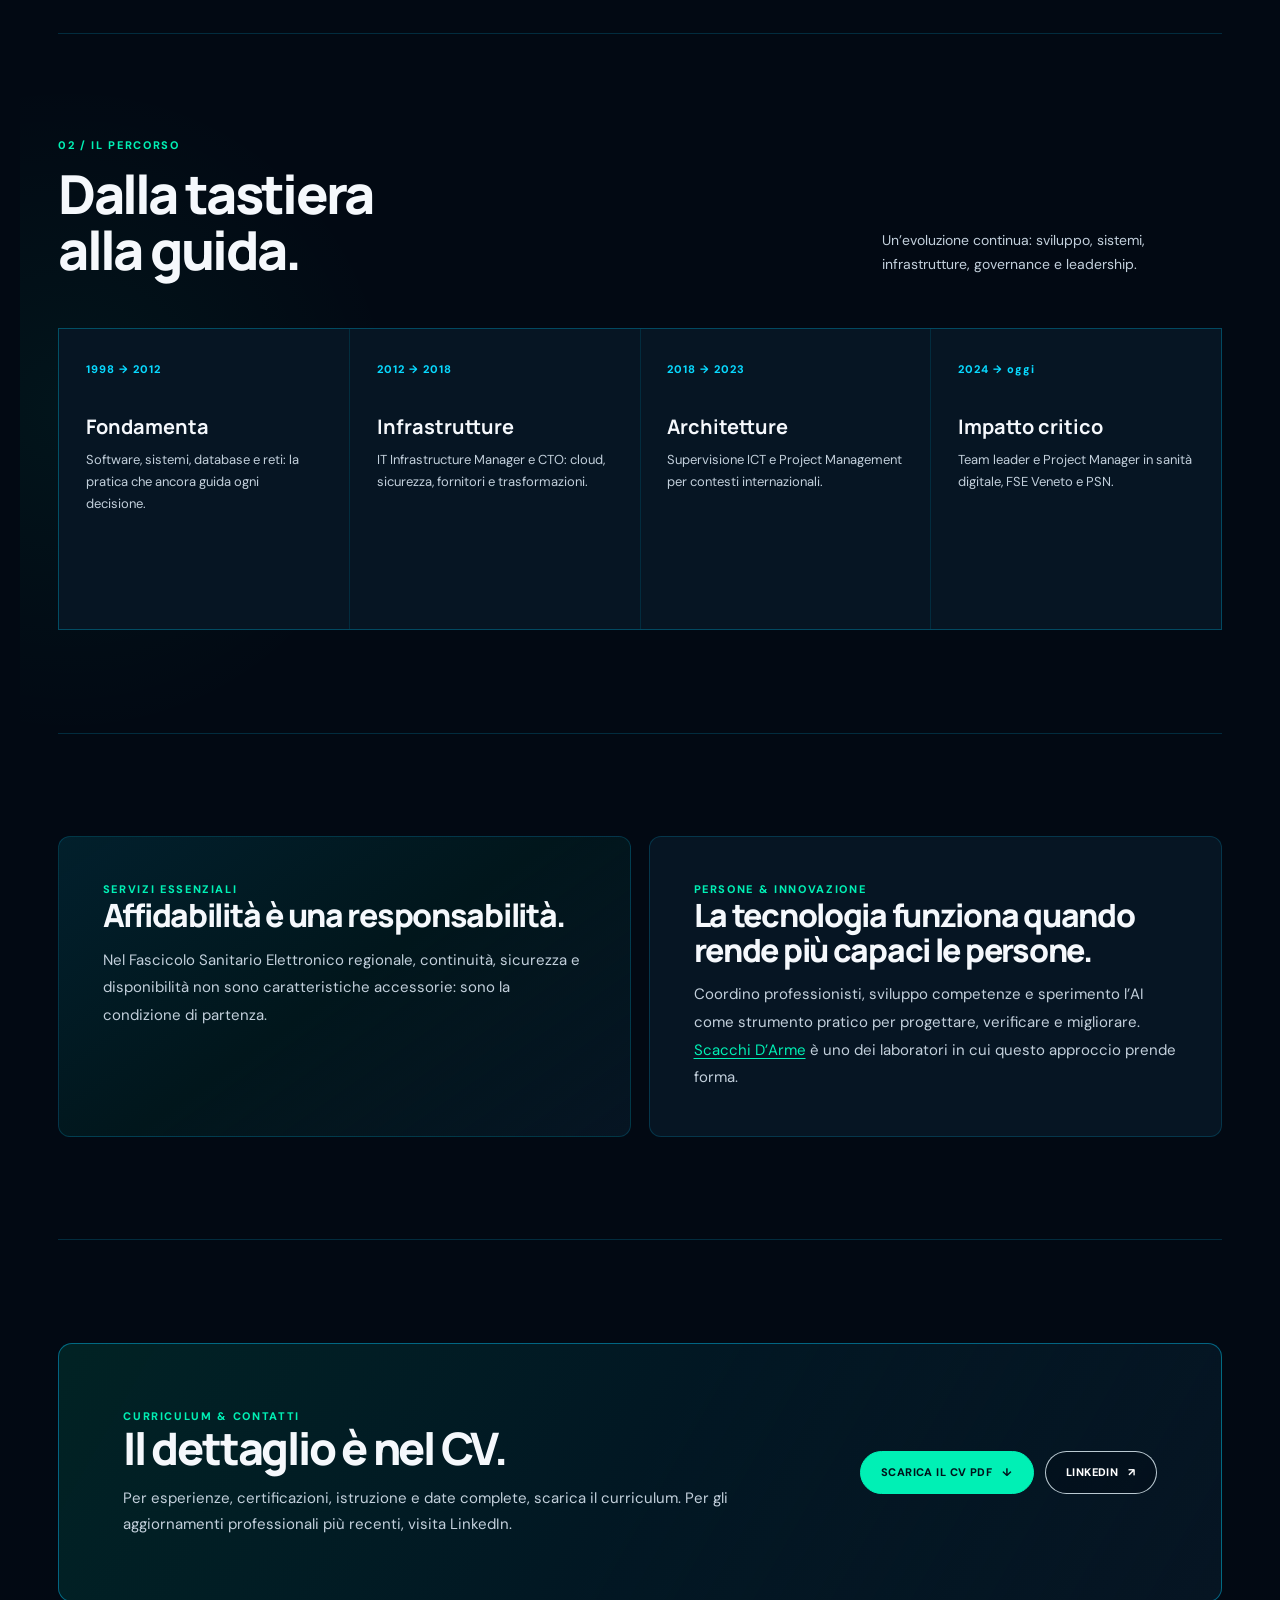
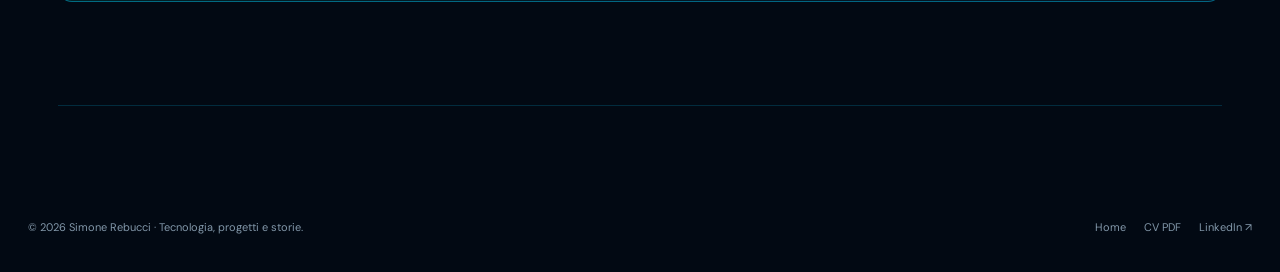
<file: profilo-professionale.html>
<!doctype html>
<html lang="it">
<head>
  <meta charset="utf-8">
  <meta name="viewport" content="width=device-width, initial-scale=1">
  <meta name="theme-color" content="#020913">
  <meta name="description" content="Profilo professionale di Simone Rebucci: ICT Infrastructure Team Leader e Project Manager.">
  <title>Profilo professionale | Simone Rebucci</title>
  <link rel="stylesheet" href="assets.css">
  <script defer src="assets.js"></script>
  <style>
    .professional-page{max-width:1800px;padding-bottom:0}.professional-hero{min-height:min(860px,calc(100svh - var(--nav-h) - 24px));position:relative;overflow:hidden;border:1px solid var(--line);background:#04101b url('images/professional-constellation.svg') center/cover no-repeat;isolation:isolate}.professional-hero:before{content:'';position:absolute;inset:0;background:linear-gradient(90deg,rgba(2,9,18,.96) 0%,rgba(2,9,18,.83) 40%,rgba(2,9,18,.24) 72%,rgba(2,9,18,.56) 100%);z-index:-1}.professional-hero:after{content:'';position:absolute;inset:auto -10% 7% 37%;height:1px;background:linear-gradient(90deg,transparent,var(--cyan),transparent);box-shadow:0 0 25px var(--cyan);opacity:.8;transform:rotate(-20deg);z-index:-1}.hero-copy-pro{position:relative;z-index:2;max-width:760px;padding:clamp(48px,8vw,142px) clamp(25px,7vw,132px) 42px}.eyebrow-pro{margin:0 0 16px;color:var(--green);font-size:11px;font-weight:800;letter-spacing:.17em;text-transform:uppercase}.hero-copy-pro h1{margin:0;color:#f6fbff;font:800 clamp(48px,6.3vw,100px)/.98 'Manrope',sans-serif;letter-spacing:-.065em}.hero-copy-pro h1 em{color:var(--green);font-style:normal}.hero-intro{max-width:610px;margin:28px 0 0;color:#d5e5f0;font-size:clamp(16px,1.25vw,20px);line-height:1.7}.hero-actions-pro{display:flex;flex-wrap:wrap;gap:11px;margin-top:30px}.orbit{position:absolute;right:clamp(28px,7vw,130px);bottom:clamp(40px,7vw,110px);width:min(39vw,570px);aspect-ratio:1;z-index:1;animation:orbit-drift 9s ease-in-out infinite}.orbit:before,.orbit:after{content:'';position:absolute;border:1px solid rgba(8,217,255,.35);border-radius:50%}.orbit:before{inset:7% 0 7% 0;transform:rotate(-26deg)}.orbit:after{inset:24% 4% 24% 4%;border-color:rgba(0,240,181,.5);transform:rotate(34deg)}.orbit-core{position:absolute;inset:37%;border-radius:50%;background:var(--green);box-shadow:0 0 28px rgba(0,240,181,.65),0 0 85px rgba(8,217,255,.34)}.orbit-dot{position:absolute;width:12px;height:12px;border-radius:50%;background:var(--cyan);box-shadow:0 0 18px var(--cyan)}.orbit-dot.one{top:7%;left:42%}.orbit-dot.two{top:46%;right:1%;background:var(--green);box-shadow:0 0 18px var(--green)}.orbit-dot.three{bottom:7%;left:38%}.hero-stats{position:absolute;right:0;bottom:0;display:flex;z-index:3}.hero-stat{min-width:170px;padding:19px 23px;border-top:1px solid rgba(8,217,255,.4);border-left:1px solid rgba(8,217,255,.24);background:rgba(2,13,23,.76);backdrop-filter:blur(13px)}.hero-stat b{display:block;color:#fff;font:800 19px/1.1 'Manrope',sans-serif}.hero-stat span{display:block;margin-top:6px;color:#b7cedc;font-size:11px;line-height:1.35}.pro-content{position:relative;padding:0 clamp(14px,3vw,58px) clamp(40px,7vw,112px);background:radial-gradient(circle at 91% 8%,rgba(8,217,255,.09),transparent 20%),radial-gradient(circle at 4% 45%,rgba(0,240,181,.05),transparent 18%)}.pro-content:before{content:'';position:absolute;top:0;left:50%;height:1px;width:86%;background:linear-gradient(90deg,transparent,var(--cyan),transparent);opacity:.45;transform:translateX(-50%)}.section-shell{padding:clamp(60px,8vw,135px) 0;border-bottom:1px solid var(--line-soft)}.section-header{display:flex;align-items:end;justify-content:space-between;gap:30px;margin-bottom:clamp(28px,4vw,60px)}.section-label{color:var(--green);font-size:11px;font-weight:800;letter-spacing:.15em;text-transform:uppercase}.section-header h2{max-width:850px;margin:12px 0 0;font:800 clamp(32px,4.2vw,66px)/1.03 'Manrope',sans-serif;letter-spacing:-.05em}.section-header p{max-width:340px;margin:0;color:var(--muted);font-size:14px;line-height:1.7}.tech-stage{display:grid;grid-template-columns:1.1fr .9fr;gap:clamp(16px,2vw,30px);align-items:stretch}.tech-cluster{display:grid;grid-template-columns:repeat(3,1fr);gap:12px}.tech-card{position:relative;min-height:170px;padding:20px;border:1px solid var(--line-soft);border-radius:12px;background:linear-gradient(145deg,rgba(7,28,43,.94),rgba(3,13,24,.88));overflow:hidden;transition:transform .25s,border-color .25s,box-shadow .25s}.tech-card:before{content:'';position:absolute;width:100px;height:100px;right:-28px;bottom:-42px;border:1px solid var(--line);border-radius:50%;opacity:.45}.tech-card:hover{transform:translateY(-7px);border-color:var(--cyan);box-shadow:0 20px 45px rgba(0,0,0,.28)}.tech-mark{display:grid;place-items:center;width:42px;height:42px;border:1px solid var(--line);border-radius:11px;color:var(--cyan);font:800 13px/1 'Manrope',sans-serif;letter-spacing:-.06em}.tech-card.azure .tech-mark{color:#6de4ff;border-color:#6de4ff}.tech-card.linux .tech-mark{color:#ffd45c;border-color:#ffd45c}.tech-card.oracle .tech-mark{color:#ff8b85;border-color:#ff8b85}.tech-card.vmware .tech-mark{color:#9ae878;border-color:#9ae878}.tech-card.cisco .tech-mark{color:#77d6ff;border-color:#77d6ff}.tech-card.sap .tech-mark{color:#5bb8ff;border-color:#5bb8ff}.tech-card h3{margin:18px 0 3px;font:700 17px/1.2 'Manrope',sans-serif}.tech-card p{margin:0;color:var(--muted);font-size:12px;line-height:1.45}.capability-card{display:flex;flex-direction:column;justify-content:space-between;padding:clamp(28px,3vw,48px);border:1px solid var(--line);border-radius:12px;background:linear-gradient(150deg,rgba(0,240,181,.12),rgba(8,217,255,.06) 52%,var(--panel));overflow:hidden}.capability-card .giant{color:var(--green);font:800 clamp(76px,10vw,145px)/.8 'Manrope',sans-serif;letter-spacing:-.1em}.capability-card h3{margin:22px 0 10px;font:800 clamp(25px,2.5vw,38px)/1.08 'Manrope',sans-serif;letter-spacing:-.04em}.capability-card p{max-width:480px;margin:0;color:var(--muted);font-size:15px;line-height:1.75}.journey{display:grid;grid-template-columns:repeat(4,1fr);gap:1px;border:1px solid var(--line-soft);background:var(--line-soft)}.journey-item{min-height:300px;padding:clamp(20px,2.1vw,34px);background:var(--panel);transition:background .25s,transform .25s}.journey-item:hover{background:var(--panel2);transform:translateY(-5px)}.journey-item time{color:var(--cyan);font-size:11px;font-weight:800;letter-spacing:.09em}.journey-item h3{margin:35px 0 10px;font:700 20px/1.2 'Manrope',sans-serif}.journey-item p{margin:0;color:var(--muted);font-size:13px;line-height:1.7}.story-grid{display:grid;grid-template-columns:1fr 1fr;gap:18px}.story-panel{padding:clamp(28px,3.4vw,58px);border:1px solid var(--line-soft);border-radius:12px;background:var(--panel)}.story-panel.accent{background:linear-gradient(145deg,rgba(8,217,255,.11),rgba(0,240,181,.06),var(--panel))}.story-panel h3{margin:0 0 14px;font:800 clamp(25px,2.5vw,40px)/1.08 'Manrope',sans-serif;letter-spacing:-.04em}.story-panel p{margin:0;color:var(--muted);font-size:15px;line-height:1.85}.story-panel a{color:var(--green);text-decoration:underline;text-underline-offset:3px}.pro-cta{display:grid;grid-template-columns:1fr auto;gap:25px;align-items:center;padding:clamp(32px,5vw,76px);border:1px solid var(--line);border-radius:14px;background:linear-gradient(120deg,rgba(0,240,181,.11),rgba(8,217,255,.07),var(--panel))}.pro-cta h2{margin:0;font:800 clamp(30px,3.5vw,56px)/1.04 'Manrope',sans-serif;letter-spacing:-.05em}.pro-cta p{max-width:650px;margin:13px 0 0;color:var(--muted);font-size:15px;line-height:1.75}.pro-cta .hero-actions-pro{margin:0}@keyframes orbit-drift{50%{transform:translateY(-13px) rotate(4deg)}}body.light .professional-hero{background-image:linear-gradient(90deg,rgba(243,249,252,.96),rgba(243,249,252,.77) 42%,rgba(238,247,251,.35) 75%,rgba(238,247,251,.56)),url('images/professional-constellation.svg')}body.light .professional-hero:before{background:linear-gradient(90deg,rgba(240,248,251,.76),rgba(240,248,251,.35) 68%,transparent)}body.light .hero-copy-pro h1{color:#102235}body.light .hero-intro{color:#294459}body.light .hero-stat{background:rgba(247,251,253,.78)}body.light .hero-stat b{color:#102235}body.light .hero-stat span{color:#40586a}body.light .tech-card,body.light .journey-item,body.light .story-panel{background:#fff;border-color:rgba(0,126,167,.21)}body.light .capability-card,body.light .story-panel.accent,body.light .pro-cta{background:linear-gradient(145deg,rgba(228,246,242,.94),rgba(236,246,251,.94))}@media(max-width:950px){.orbit{opacity:.55;right:-4vw}.tech-stage{grid-template-columns:1fr}.journey{grid-template-columns:repeat(2,1fr)}.section-header{align-items:start;flex-direction:column}.section-header p{max-width:650px}.pro-cta{grid-template-columns:1fr}}@media(max-width:650px){.professional-page{padding-inline:10px}.professional-hero{min-height:720px}.hero-copy-pro{padding:44px 25px}.hero-copy-pro h1{font-size:52px}.orbit{width:360px;right:-100px;bottom:130px}.hero-stats{left:0;right:0}.hero-stat{min-width:0;flex:1;padding:14px 12px}.hero-stat b{font-size:15px}.hero-stat span{font-size:10px}.tech-cluster{grid-template-columns:repeat(2,1fr)}.tech-card{min-height:145px}.journey,.story-grid{grid-template-columns:1fr}.journey-item{min-height:0}.section-shell{padding:64px 0}.pro-cta .hero-actions-pro .btn{width:100%}}
  </style>
</head>
<body>
  <header class="site-header"><div class="nav-wrap"><a class="brand" href="index.html">SIMONE REBUCCI</a><button class="menu-toggle" aria-label="Apri menu" aria-expanded="false">☰</button><nav class="nav" aria-label="Navigazione principale"><a href="index.html">HOME</a><a href="profilo-professionale.html" class="active">PROFILO</a><a href="libri.html">LIBRI</a><a href="scacchi-darme.html">SCACCHI D'ARME</a><a href="https://www.linkedin.com/in/simonerebucci/" target="_blank" rel="noopener noreferrer">LINKEDIN</a></nav><button class="theme-toggle" aria-label="Cambia tema chiaro/scuro">☼</button></div></header>
  <main class="page-shell professional-page">
    <section class="professional-hero"><div class="hero-copy-pro"><p class="eyebrow-pro">Simone Rebucci · ICT Management</p><h1>Costruisco<br><em>sistemi</em> che<br>fanno muovere<br>le persone.</h1><p class="hero-intro">Infrastructure leadership, progetti complessi e una base tecnica solida: tecnologia, organizzazione e persone nello stesso disegno.</p><div class="hero-actions-pro"><a class="btn primary" href="CV_Simone_Rebucci.pdf" download>Scarica il CV <span>↓</span></a><a class="btn secondary" href="#tecnologie">Esplora lo stack <span>→</span></a></div></div><div class="orbit" aria-hidden="true"><span class="orbit-core"></span><span class="orbit-dot one"></span><span class="orbit-dot two"></span><span class="orbit-dot three"></span></div><div class="hero-stats"><div class="hero-stat"><b>25+ anni</b><span>esperienza ICT</span></div><div class="hero-stat"><b>500+</b><span>specialisti coordinati</span></div><div class="hero-stat"><b>7×24</b><span>servizi critici</span></div></div></section>
    <div class="pro-content">
      <section class="section-shell" id="tecnologie"><div class="section-header"><div><div class="section-label">01 / Tecnologia in movimento</div><h2>Non un elenco.<br>Un ecosistema.</h2></div><p>Ogni tecnologia è una leva: conta il modo in cui si connette alle persone, ai processi e alla continuità del servizio.</p></div><div class="tech-stage"><div class="tech-cluster"><article class="tech-card azure"><span class="tech-mark">AZ</span><h3>Azure</h3><p>Cloud &amp; governance</p></article><article class="tech-card oracle"><span class="tech-mark">OR</span><h3>Oracle Cloud</h3><p>Infrastrutture enterprise</p></article><article class="tech-card vmware"><span class="tech-mark">VM</span><h3>VMware</h3><p>Virtualizzazione</p></article><article class="tech-card linux"><span class="tech-mark">LX</span><h3>Linux</h3><p>RHEL · CentOS · Ubuntu</p></article><article class="tech-card cisco"><span class="tech-mark">CS</span><h3>Cisco</h3><p>Reti · LAN · WAN · VPN</p></article><article class="tech-card sap"><span class="tech-mark">SAP</span><h3>SAP</h3><p>Basis &amp; integrazione</p></article></div><aside class="capability-card"><span class="giant">∞</span><div><h3>Cloud, cyber,<br>continuità.</h3><p>Database, Microsoft 365, infrastrutture, backup, Disaster Recovery e GDPR: competenze diverse che convergono in un solo obiettivo, servizi affidabili.</p></div></aside></div></section>
      <section class="section-shell" id="percorso"><div class="section-header"><div><div class="section-label">02 / Il percorso</div><h2>Dalla tastiera<br>alla guida.</h2></div><p>Un’evoluzione continua: sviluppo, sistemi, infrastrutture, governance e leadership.</p></div><div class="journey"><article class="journey-item"><time>1998 → 2012</time><h3>Fondamenta</h3><p>Software, sistemi, database e reti: la pratica che ancora guida ogni decisione.</p></article><article class="journey-item"><time>2012 → 2018</time><h3>Infrastrutture</h3><p>IT Infrastructure Manager e CTO: cloud, sicurezza, fornitori e trasformazioni.</p></article><article class="journey-item"><time>2018 → 2023</time><h3>Architetture</h3><p>Supervisione ICT e Project Management per contesti internazionali.</p></article><article class="journey-item"><time>2024 → oggi</time><h3>Impatto critico</h3><p>Team leader e Project Manager in sanità digitale, FSE Veneto e PSN.</p></article></div></section>
      <section class="section-shell"><div class="story-grid"><article class="story-panel accent"><div class="section-label">Servizi essenziali</div><h3>Affidabilità è una responsabilità.</h3><p>Nel Fascicolo Sanitario Elettronico regionale, continuità, sicurezza e disponibilità non sono caratteristiche accessorie: sono la condizione di partenza.</p></article><article class="story-panel"><div class="section-label">Persone &amp; innovazione</div><h3>La tecnologia funziona quando rende più capaci le persone.</h3><p>Coordino professionisti, sviluppo competenze e sperimento l’AI come strumento pratico per progettare, verificare e migliorare. <a href="scacchi-darme.html">Scacchi D’Arme</a> è uno dei laboratori in cui questo approccio prende forma.</p></article></div></section>
      <section class="section-shell" id="cv"><div class="pro-cta"><div><div class="section-label">Curriculum &amp; contatti</div><h2>Il dettaglio è nel CV.</h2><p>Per esperienze, certificazioni, istruzione e date complete, scarica il curriculum. Per gli aggiornamenti professionali più recenti, visita LinkedIn.</p></div><div class="hero-actions-pro"><a class="btn primary" href="CV_Simone_Rebucci.pdf" download>Scarica il CV PDF <span>↓</span></a><a class="btn secondary" href="https://www.linkedin.com/in/simonerebucci/" target="_blank" rel="noopener noreferrer">LinkedIn <span>↗</span></a></div></div></section>
    </div>
  </main>
  <footer class="footer"><span>© <span data-year>2026</span> Simone Rebucci · Tecnologia, progetti e storie.</span><div class="footer-links"><a href="index.html">Home</a><a href="CV_Simone_Rebucci.pdf" target="_blank">CV PDF</a><a href="https://www.linkedin.com/in/simonerebucci/" target="_blank" rel="noopener noreferrer">LinkedIn ↗</a></div></footer>
</body>
</html>
</file>
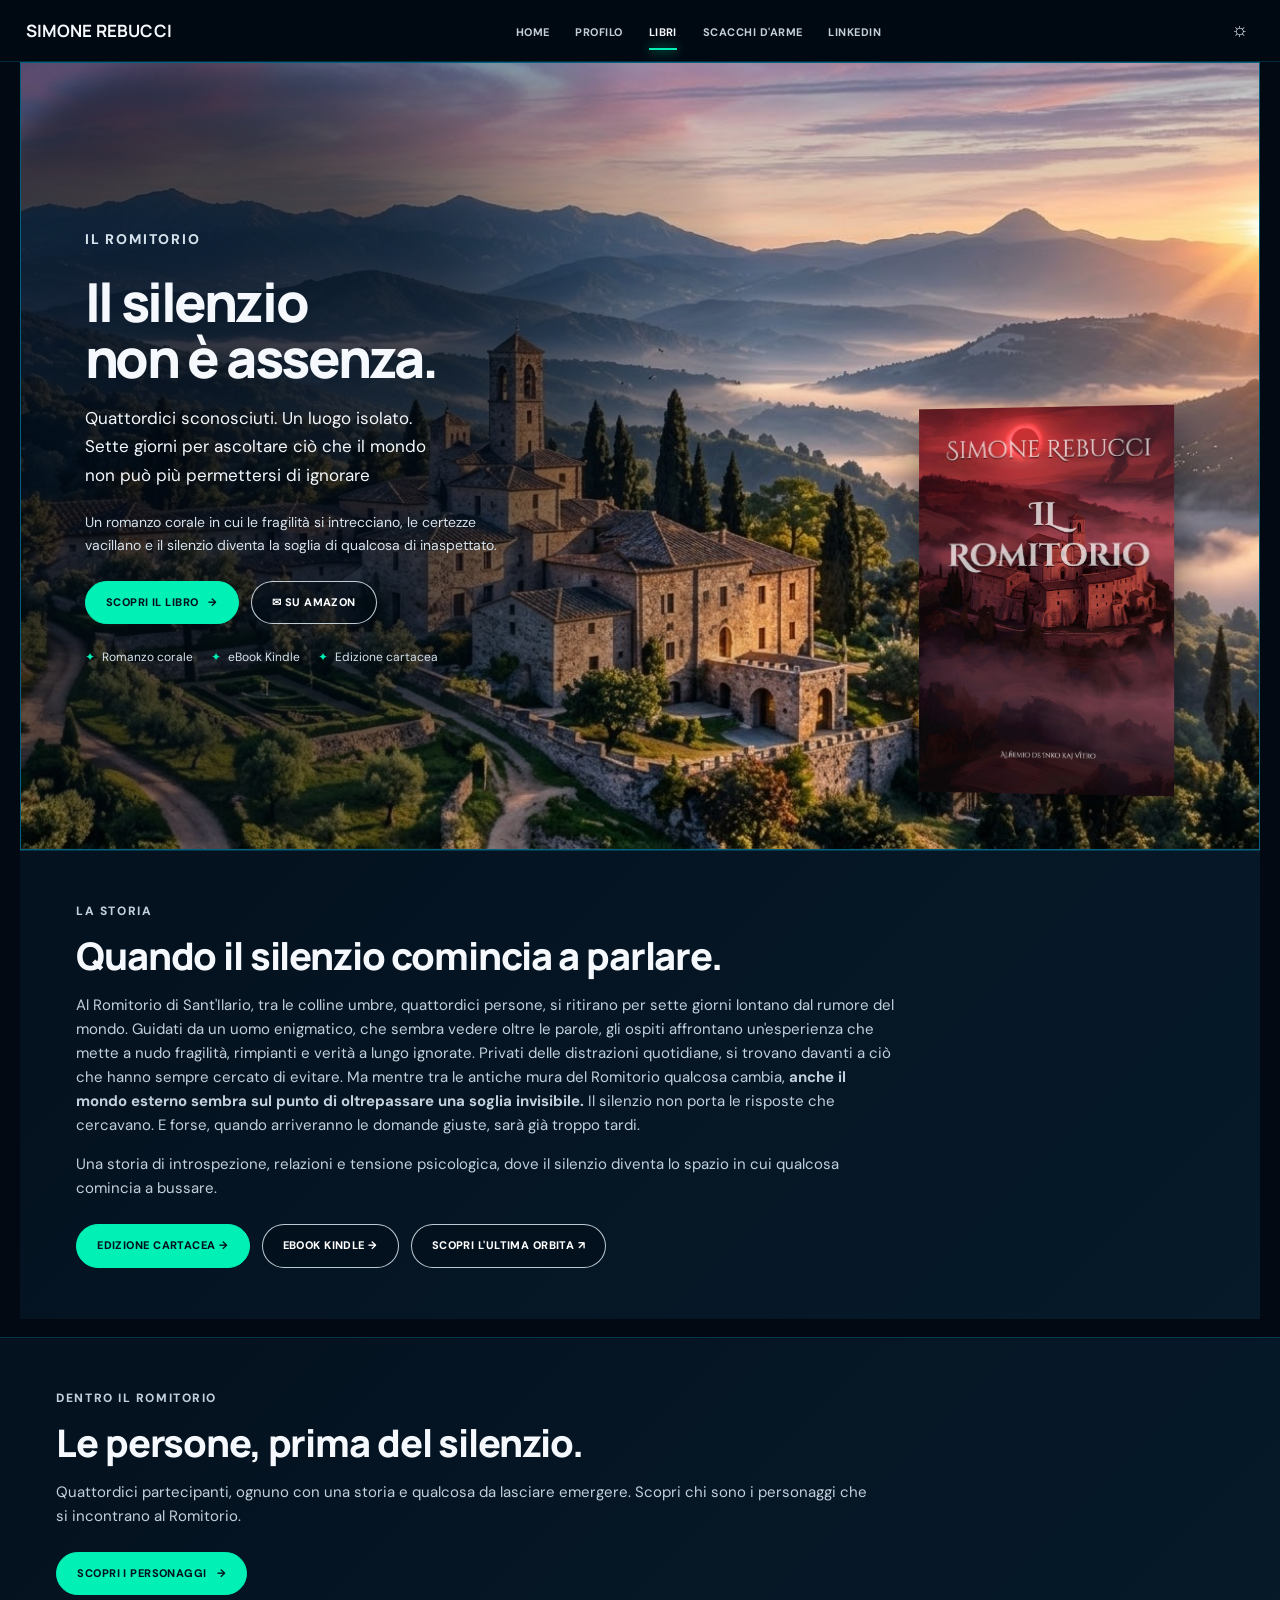
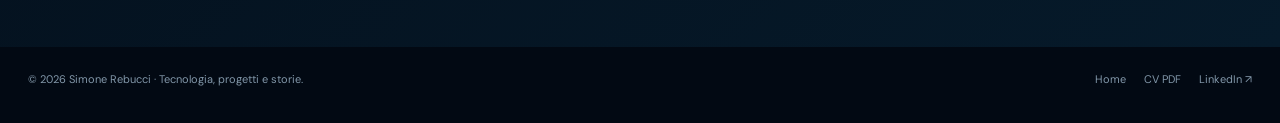
<file: romitorio.html>
<!doctype html>
<html lang="it">

<head>
  <meta charset="utf-8">
  <meta name="viewport" content="width=device-width, initial-scale=1">
  <meta name="theme-color" content="#020913">
  <meta name="description"
    content="Il Romitorio di Simone Rebucci: un romanzo corale sul silenzio, l'introspezione e le verità che emergono quando il mondo si ferma.">
  <title>Il Romitorio | Simone Rebucci</title>
  <link rel="stylesheet" href="assets.css">
  <script defer src="assets.js"></script>
</head>

<body>
  <header class="site-header">
    <div class="nav-wrap"><a class="brand" href="index.html">SIMONE
        REBUCCI</a><button class="menu-toggle" aria-label="Apri menu" aria-expanded="false">☰</button>
      <nav class="nav" aria-label="Navigazione principale"><a href="index.html" class="">HOME</a><a
          href="profilo-professionale.html" class="">PROFILO</a><a href="libri.html" class="active">LIBRI</a><a
          href="scacchi-darme.html" class="">SCACCHI D'ARME</a><a
          href="https://www.linkedin.com/in/simonerebucci/" class="" target="_blank"
          rel="noopener noreferrer">LINKEDIN</a></nav>
      <button class="theme-toggle" aria-label="Cambia tema chiaro/scuro">☼</button>
    </div>
  </header>
  <main class="page-shell">
    <section class="frame">
      <div class="hero book-hero romitorio-hero">
        <div class="hero-copy">
          <p class="eyebrow">IL ROMITORIO</p>
          <h1>Il silenzio<br>non è assenza.</h1>
          <p class="lead">
            <b></b>Quattordici sconosciuti. Un luogo isolato.
            <br>Sette giorni per ascoltare ciò che il mondo
            <br>non può più permettersi di ignorare</b>
          </p>
          <p>Un romanzo corale in cui le fragilità si intrecciano, le certezze
            vacillano e il silenzio diventa la soglia di qualcosa di
            inaspettato.</p>
          <div class="actions"><a class="btn primary" href="https://www.amazon.it/dp/B0HN1KLKY4/ref=tmm_pap_swatch_0"
              target="_blank" rel="noopener noreferrer">Scopri il libro
              <span>→</span></a><a class="btn secondary"
              href="https://www.amazon.it/Romitorio-Simone-Rebucci-ebook/dp/B0H6LN3X8B" target="_blank"
              rel="noopener noreferrer">✉ Su Amazon</a></div>
          <div class="hero-meta"><span>Romanzo corale</span><span>eBook
              Kindle</span><span>Edizione cartacea</span></div>
        </div><img class="book-cover" src="romitorio-cover.jpg" alt="Copertina web de Il Romitorio">
      </div>
    </section>
    <section class="below-section">
      <p class="eyebrow">LA STORIA</p>
      <h2>Quando il silenzio comincia a parlare.</h2>
      <p>Al Romitorio di Sant'Ilario, tra le colline umbre, quattordici persone, si ritirano per sette giorni lontano
        dal rumore del mondo.
        Guidati da un uomo enigmatico, che sembra vedere oltre le parole, gli ospiti affrontano un'esperienza che mette
        a nudo fragilità, rimpianti e verità a lungo ignorate. Privati delle distrazioni quotidiane, si trovano davanti
        a ciò che hanno sempre cercato di evitare.
        Ma mentre tra le antiche mura del Romitorio qualcosa cambia, <b>anche il mondo esterno sembra sul punto di
          oltrepassare una soglia invisibile.</b>
        Il silenzio non porta le risposte che cercavano. E forse, quando arriveranno le domande giuste, sarà già troppo
        tardi.
      </p>
      <p>Una storia di introspezione, relazioni e tensione psicologica, dove il
        silenzio diventa lo spazio in cui qualcosa comincia a bussare.</p>
      <div class="actions"><a class="btn primary" href="https://www.amazon.it/dp/B0HN1KLKY4/ref=tmm_pap_swatch_0"
          target="_blank" rel="noopener noreferrer">Edizione cartacea →</a><a class="btn secondary"
          href="https://www.amazon.it/Romitorio-Simone-Rebucci-ebook/dp/B0H6LN3X8B" target="_blank"
          rel="noopener noreferrer">eBook Kindle →</a><a class="btn secondary" href="ultima-orbita.html">Scopri L'ultima
          orbita
          ↗</a></div>
    </section>
  </main>
    <section class="below-section">
      <p class="eyebrow">DENTRO IL ROMITORIO</p>
      <h2>Le persone, prima del silenzio.</h2>
      <p>Quattordici partecipanti, ognuno con una storia e qualcosa da lasciare emergere. Scopri chi sono i personaggi che si incontrano al Romitorio.</p>
      <div class="actions">
        <a class="btn primary" href="personaggi-romitorio.html">Scopri i personaggi <span>→</span></a>
      </div>
    </section>
  <footer class="footer"><span>© <span data-year>2026</span> Simone Rebucci ·
      Tecnologia, progetti e storie.</span>
    <div class="footer-links"><a href="index.html">Home</a><a href="CV_Simone_Rebucci.pdf" target="_blank">CV PDF</a><a
        href="https://www.linkedin.com/in/simonerebucci/" target="_blank" rel="noopener noreferrer">LinkedIn ↗</a></div>
  </footer>
</body>

</html>
</file>
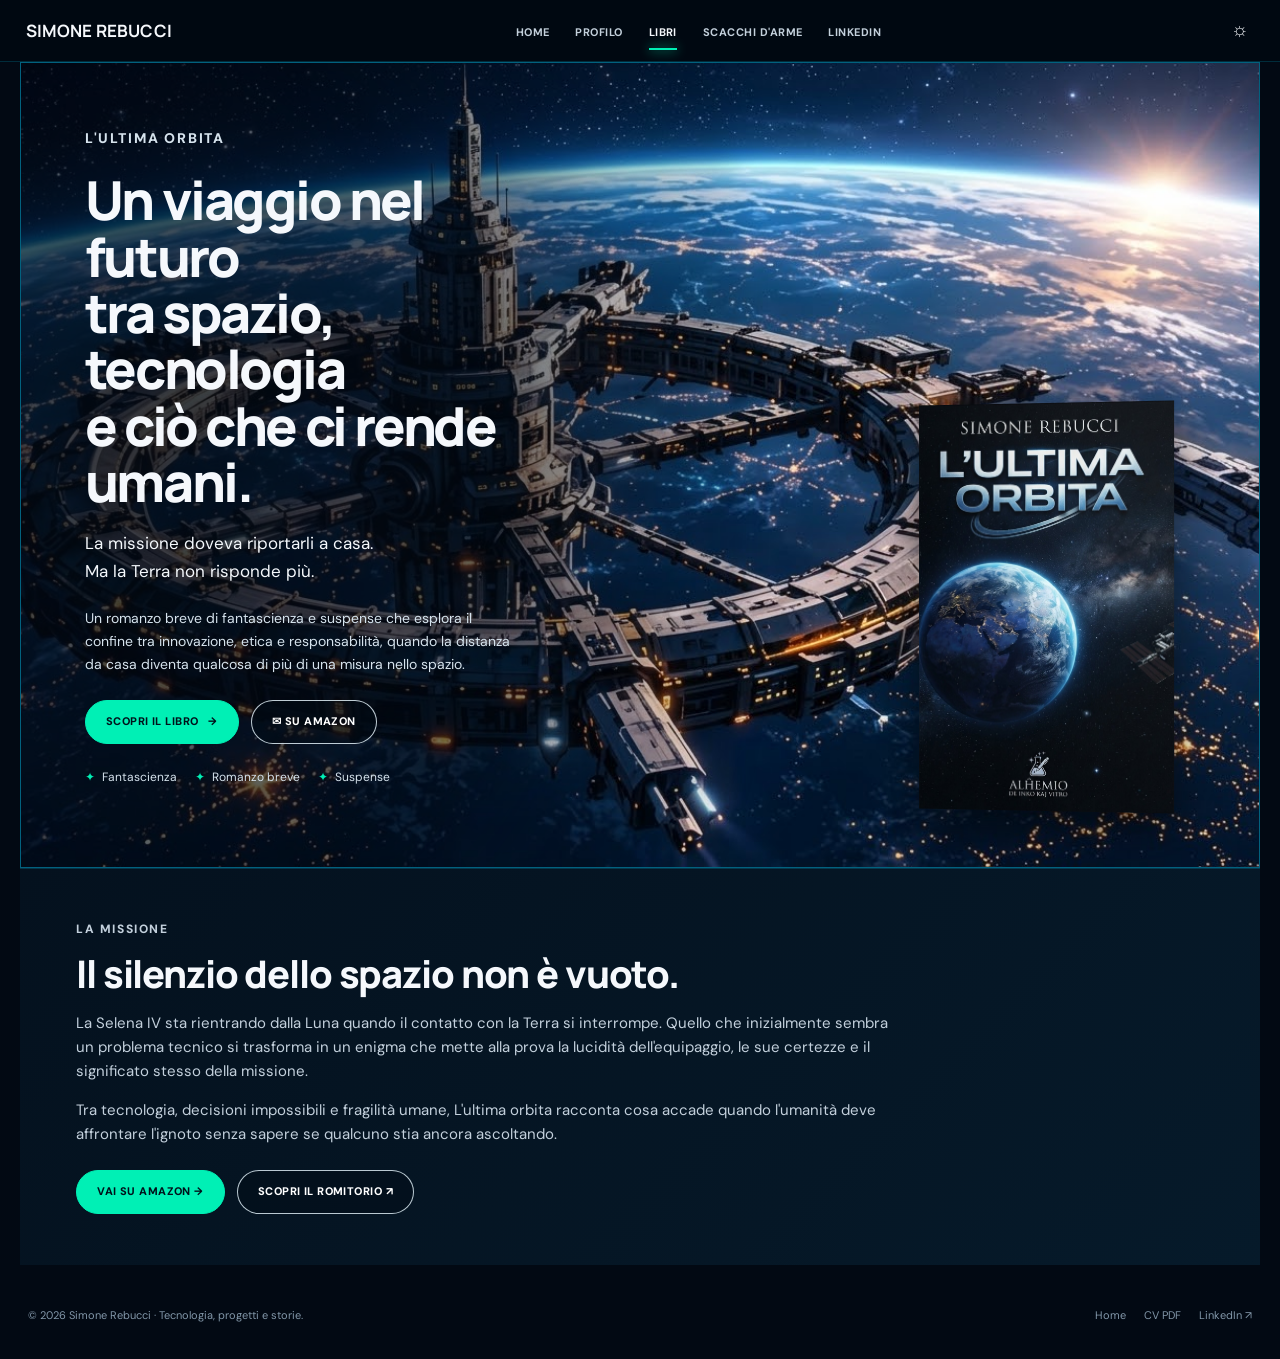
<file: ultima-orbita.html>
<!doctype html>
<html lang="it">

<head>
    <meta charset="utf-8">
    <meta name="viewport" content="width=device-width, initial-scale=1">
    <meta name="theme-color" content="#020913">
    <meta name="description"
        content="L’ultima orbita di Simone Rebucci: un romanzo breve di fantascienza e suspense, la Selena IV rientra dalla Luna ma la Terra non risponde.">
    <title>L'ultima orbita | Simone Rebucci</title>
    <link rel="stylesheet" href="assets.css">
    <script defer src="assets.js"></script>
</head>

<body>
    <header class="site-header">
        <div class="nav-wrap"><a class="brand" href="index.html">SIMONE REBUCCI</a><button class="menu-toggle"
                aria-label="Apri menu" aria-expanded="false">☰</button>
            <nav class="nav" aria-label="Navigazione principale"><a href="index.html" class="">HOME</a><a
                    href="profilo-professionale.html" class="">PROFILO</a><a href="libri.html"
                    class="active">LIBRI</a><a href="scacchi-darme.html" class="">SCACCHI D'ARME</a><a href="https://www.linkedin.com/in/simonerebucci/" class="" target="_blank"
                    rel="noopener noreferrer">LINKEDIN</a></nav><button class="theme-toggle"
                aria-label="Cambia tema chiaro/scuro">☼</button>
        </div>
    </header>
    <main class="page-shell">
        <section class="frame">
            <div class="hero book-hero orbita-hero">
                <div class="hero-copy">
                    <p class="eyebrow">L'ULTIMA ORBITA</p>
                    <h1>Un viaggio nel futuro<br>tra spazio, tecnologia<br>e ciò che ci rende umani.</h1>
                    <p class="lead">La missione doveva riportarli a casa.<br>Ma la Terra non risponde più.</p>
                    <p>Un romanzo breve di fantascienza e suspense che esplora il confine tra innovazione, etica e
                        responsabilità, quando la distanza da casa diventa qualcosa di più di una misura nello spazio.
                    </p>
                    <div class="actions"><a class="btn primary"
                            href="https://www.amazon.it/Lultima-orbita-Simone-Rebucci/dp/B0HLY843RQ" target="_blank"
                            rel="noopener noreferrer">Scopri il libro <span>→</span></a><a class="btn secondary"
                            href="https://www.amazon.it/Lultima-orbita-Simone-Rebucci/dp/B0HLY843RQ" target="_blank"
                            rel="noopener noreferrer">✉ Su Amazon</a></div>
                    <div class="hero-meta"><span>Fantascienza</span><span>Romanzo breve</span><span>Suspense</span>
                    </div>
                </div><img class="book-cover" src="ultima-orbita-cover.jpg" alt="Copertina web de L'ultima orbita">
            </div>
        </section>
        <section class="below-section">
            <p class="eyebrow">LA MISSIONE</p>
            <h2>Il silenzio dello spazio non è vuoto.</h2>
            <p>La Selena IV sta rientrando dalla Luna quando il contatto con la Terra si interrompe. Quello che
                inizialmente sembra un problema tecnico si trasforma in un enigma che mette alla prova la lucidità
                dell'equipaggio, le sue certezze e il significato stesso della missione.</p>
            <p>Tra tecnologia, decisioni impossibili e fragilità umane, L'ultima orbita racconta cosa accade quando
                l'umanità deve affrontare l'ignoto senza sapere se qualcuno stia ancora ascoltando.</p>
            <div class="actions"><a class="btn primary"
                    href="https://www.amazon.it/Lultima-orbita-Simone-Rebucci/dp/B0HLY843RQ" target="_blank"
                    rel="noopener noreferrer">Vai su Amazon →</a><a class="btn secondary" href="romitorio.html">Scopri
                    Il Romitorio ↗</a></div>
        </section>
    </main>
    <footer class="footer"><span>© <span data-year>2026</span> Simone Rebucci · Tecnologia, progetti e storie.</span>
        <div class="footer-links"><a href="index.html">Home</a><a href="CV_Simone_Rebucci.pdf" target="_blank">CV
                PDF</a><a href="https://www.linkedin.com/in/simonerebucci/" target="_blank"
                rel="noopener noreferrer">LinkedIn ↗</a></div>
    </footer>
</body>

</html>
</file>
<file: assets.css>
@import url('https://fonts.googleapis.com/css2?family=DM+Sans:wght@400;500;600;700&family=Manrope:wght@400;500;600;700;800&display=swap');
:root{--bg:#020913;--panel:#061523;--panel2:#081b2b;--text:#f5f8fc;--muted:#c3d0dc;--subtle:#8297a9;--line:rgba(0,204,255,.43);--line-soft:rgba(0,204,255,.18);--cyan:#08d9ff;--green:#00f0b5;--max:1440px;--nav-h:74px;--shadow:0 20px 60px rgba(0,0,0,.35)}
*{box-sizing:border-box}html{scroll-behavior:smooth;scroll-padding-top:90px}body{margin:0;background:var(--bg);color:var(--text);font-family:'DM Sans',Arial,sans-serif;line-height:1.6;font-size:15px}body.light{--bg:#edf4f8;--panel:#fff;--panel2:#e4f0f5;--text:#071726;--muted:#304659;--subtle:#5d7182;--line:rgba(0,126,167,.42);--line-soft:rgba(0,126,167,.18);--shadow:0 20px 60px rgba(8,35,53,.12)}a{color:inherit;text-decoration:none}button{font:inherit}.site-header{height:var(--nav-h);position:sticky;top:0;z-index:50;background:rgba(1,9,18,.94);backdrop-filter:blur(16px);border-bottom:1px solid var(--line-soft)}body.light .site-header{background:rgba(245,250,253,.94)}.nav-wrap{height:100%;max-width:var(--max);margin:auto;padding:0 34px;display:flex;align-items:center;justify-content:space-between;gap:24px}.brand{font:700 17px/1 'Manrope',sans-serif;letter-spacing:.01em;white-space:nowrap}.nav{display:flex;align-items:center;gap:clamp(14px,2vw,32px)}.nav a{font-size:11px;font-weight:700;letter-spacing:.045em;text-transform:uppercase;color:var(--muted);padding:28px 0 24px;position:relative;white-space:nowrap}.nav a:hover,.nav a.active{color:var(--text)}.nav a.active:after{content:'';position:absolute;bottom:15px;left:0;right:0;height:2px;background:var(--green);box-shadow:0 0 12px var(--green)}.theme-toggle,.menu-toggle{background:none;border:0;color:var(--text);cursor:pointer;font-size:19px;padding:6px}.menu-toggle{display:none}.page-shell{max-width:var(--max);margin:0 auto;padding:0 24px 26px}.frame{border:1px solid var(--line);position:relative;overflow:hidden;min-height:calc(100vh - var(--nav-h) - 48px);background:#03101c;isolation:isolate}.hero{position:relative;display:grid;align-items:center;min-height:calc(100vh - var(--nav-h) - 48px);overflow:hidden;background-size:cover;background-position:center}.hero:before{content:'';position:absolute;inset:0;z-index:-1;background:linear-gradient(90deg,rgba(1,9,18,.97) 0%,rgba(1,12,23,.82) 37%,rgba(1,12,23,.28) 70%,rgba(1,12,23,.05) 100%)}.hero:after{content:'';position:absolute;inset:0;pointer-events:none;background:linear-gradient(0deg,rgba(1,8,16,.6),transparent 22%,transparent 78%,rgba(1,8,16,.12));z-index:-1}.home-hero{background-image:url('images/hero-network.jpg');background-position:center}.home-hero:before{background:linear-gradient(90deg,rgba(1,9,18,.96) 0%,rgba(1,9,18,.75) 35%,rgba(1,9,18,.12) 75%,rgba(1,9,18,.2) 100%)}.hero-copy{position:relative;z-index:2;padding:clamp(34px,6vw,84px);max-width:620px}.eyebrow{font-size:12px;font-weight:800;letter-spacing:.13em;text-transform:uppercase;color:var(--green);margin:0 0 13px}.hero h1{font:800 clamp(38px,4.3vw,64px)/1.05 'Manrope',sans-serif;letter-spacing:-.045em;margin:0 0 18px;max-width:650px}.hero h1 .accent{color:var(--green)}.hero h2{font:700 clamp(24px,2.4vw,36px)/1.18 'Manrope',sans-serif;letter-spacing:-.025em;margin:0 0 18px}.hero p{color:#e0e8ef;max-width:500px;margin:0 0 22px;font-size:15px;line-height:1.65}.hero .lead{font-size:17px;color:#fff}.actions{display:flex;flex-wrap:wrap;gap:12px;margin-top:24px}.btn{display:inline-flex;align-items:center;justify-content:center;gap:10px;border:1px solid rgba(233,248,255,.8);border-radius:999px;padding:12px 20px;font-size:11px;font-weight:800;letter-spacing:.04em;text-transform:uppercase;transition:transform .2s,box-shadow .2s,background .2s;min-height:42px}.btn:hover{transform:translateY(-2px);box-shadow:0 7px 24px rgba(0,240,181,.16)}.btn.primary{background:var(--green);color:#00121b;border-color:var(--green)}.btn.secondary{background:rgba(0,10,20,.4);color:#fff}.social-row{display:flex;flex-wrap:wrap;gap:22px;margin-top:28px}.social-row a{font-size:12px;color:#f3f7fb;display:flex;align-items:center;gap:8px}.social-row a:hover{color:var(--green)}.hero-home-bottom{position:absolute;bottom:0;left:0;right:0;height:3px;background:linear-gradient(90deg,var(--green),var(--cyan),transparent 75%)}.feature-strip{display:grid;grid-template-columns:repeat(4,1fr);gap:10px;padding:0 30px 30px;position:absolute;bottom:0;left:0;right:0;z-index:4}.feature{min-height:96px;padding:16px 18px;border:1px solid var(--line);background:rgba(1,13,24,.82);backdrop-filter:blur(10px);border-radius:8px}.feature .icon{font-size:23px;color:var(--cyan);line-height:1;margin-bottom:8px}.feature strong{display:block;font:700 14px/1.3 'Manrope',sans-serif}.feature span{display:block;color:#bcd0dd;font-size:12px;line-height:1.4;margin-top:2px}.profile-hero{background-image:url('images/datacenter.jpg');background-position:center}.profile-hero:before{background:linear-gradient(90deg,rgba(1,9,18,.97) 0%,rgba(1,9,18,.84) 38%,rgba(1,9,18,.22) 72%,rgba(1,9,18,.2) 100%)}.profile-hero .hero-copy{padding-top:60px;padding-bottom:180px}.profile-hero .hero h2{max-width:550px}.profile-hero .hero-copy p{font-size:14px}.book-hero{background-position:center;background-size:cover}.romitorio-hero{background-image:url('images/romitorio-ambientazione.jpg');background-position:center 54%}.romitorio-hero:before{background:linear-gradient(90deg,rgba(1,10,17,.89) 0%,rgba(1,10,17,.67) 36%,rgba(1,10,17,.14) 75%,rgba(1,10,17,.1) 100%)}.orbita-hero{background-image:url('images/ultima-orbita-spazio.jpg');background-position:center}.orbita-hero:before{background:linear-gradient(90deg,rgba(1,9,18,.95) 0%,rgba(1,9,18,.7) 39%,rgba(1,9,18,.06) 78%,rgba(1,9,18,.08) 100%)}.scacchi-hero{background-image:url('images/scacchi-darme-battlefield.jpg');background-position:center}.scacchi-hero:before{background:linear-gradient(90deg,rgba(1,9,18,.93) 0%,rgba(1,9,18,.72) 39%,rgba(1,9,18,.12) 75%,rgba(1,9,18,.1) 100%)}.cv-hero{background-image:url('images/datacenter.jpg');background-position:center}.cv-hero:before{background:linear-gradient(90deg,rgba(1,9,18,.96) 0%,rgba(1,9,18,.79) 42%,rgba(1,9,18,.16) 80%,rgba(1,9,18,.1) 100%)}.book-cover{position:absolute;z-index:3;right:7%;bottom:7%;width:clamp(170px,20vw,290px);max-height:70%;object-fit:contain;filter:drop-shadow(0 20px 22px rgba(0,0,0,.55));transform:perspective(900px) rotateY(-5deg);transition:transform .3s}.book-cover:hover{transform:perspective(900px) rotateY(0deg) translateY(-4px)}.book-hero .hero-copy{padding-bottom:80px;max-width:620px}.book-hero h1{font-size:clamp(34px,3.2vw,48px)}.book-hero p{font-size:14px}.hero-meta{display:flex;gap:18px;flex-wrap:wrap;margin-top:24px;color:#d5e2ed;font-size:12px}.hero-meta span:before{content:'✦';color:var(--green);margin-right:7px}.below-section{padding:58px clamp(24px,5vw,72px);background:linear-gradient(135deg,#04111e,#061a2a);border-top:1px solid var(--line-soft)}.below-section h2{font:800 clamp(25px,3vw,38px)/1.15 'Manrope',sans-serif;margin:0 0 15px;letter-spacing:-.03em}.below-section p{max-width:820px;color:var(--muted)}.card-grid{display:grid;grid-template-columns:repeat(3,1fr);gap:16px;margin-top:28px}.content-card{border:1px solid var(--line-soft);background:rgba(3,16,28,.75);border-radius:8px;padding:22px;transition:border-color .2s,transform .2s}.content-card:hover{border-color:var(--cyan);transform:translateY(-3px)}.content-card h3{font:700 18px/1.25 'Manrope',sans-serif;margin:0 0 8px}.content-card p{font-size:13px;margin:0 0 15px}.text-link{color:var(--green);font-size:12px;font-weight:800;text-transform:uppercase;letter-spacing:.04em}.skills-grid{display:grid;grid-template-columns:repeat(4,1fr);gap:10px;position:absolute;left:32px;right:32px;bottom:28px;z-index:3}.skill-card{border:1px solid var(--line);border-radius:8px;background:rgba(1,12,22,.88);backdrop-filter:blur(9px);padding:15px 18px;min-height:102px}.skill-card .icon{color:var(--cyan);font-size:25px;line-height:1.1;margin-bottom:7px}.skill-card strong{display:block;font:700 13px/1.3 'Manrope',sans-serif}.skill-card span{display:block;color:#b6c8d5;font-size:11px;line-height:1.4}.profile-hero .hero-copy{max-width:610px}.profile-hero .hero h1{font-size:clamp(32px,3vw,46px)}.profile-hero .hero p{max-width:500px}.cv-hero .hero-copy{max-width:640px}.cv-hero h1{font-size:clamp(35px,3.5vw,52px)}.cv-hero .hero p{max-width:530px}.cv-side-note{position:absolute;right:7%;bottom:9%;width:29%;max-width:340px;padding:20px;border:1px solid var(--line);background:rgba(1,12,22,.78);backdrop-filter:blur(12px)}.cv-side-note strong{display:block;color:var(--green);font-size:13px;text-transform:uppercase;letter-spacing:.08em;margin-bottom:8px}.cv-side-note p{font-size:13px;margin:0;color:#d9e5ee}.book-list-hero{background-image:linear-gradient(110deg,rgba(1,9,18,.97),rgba(1,9,18,.55)),url('images/ultima-orbita-spazio.jpg');background-size:cover;background-position:center}.book-list-hero .hero-copy{max-width:760px}.book-list-cards{display:grid;grid-template-columns:1fr 1fr;gap:20px}.book-list-card{display:grid;grid-template-columns:170px 1fr;gap:22px;align-items:center;border:1px solid var(--line);padding:22px;background:rgba(2,14,24,.8);border-radius:8px}.book-list-card img{width:100%;max-height:245px;object-fit:contain;filter:drop-shadow(0 10px 16px #0008)}.book-list-card h3{font:800 24px/1.2 'Manrope',sans-serif;margin:0 0 8px}.book-list-card p{font-size:13px;margin:0 0 15px}.footer{max-width:var(--max);margin:0 auto;padding:24px 28px 35px;display:flex;justify-content:space-between;gap:15px;flex-wrap:wrap;color:var(--subtle);font-size:11px}.footer a:hover{color:var(--green)}.footer-links{display:flex;gap:18px;flex-wrap:wrap}.mobile-only{display:none}
@media(max-width:1050px){.nav-wrap{padding:0 22px}.nav{gap:15px}.nav a{font-size:10px}.hero-copy{padding:42px}.feature-strip{grid-template-columns:repeat(2,1fr);position:relative;padding:0 22px 22px}.profile-hero .hero-copy{padding-bottom:60px}.skills-grid{grid-template-columns:repeat(2,1fr);position:relative;left:auto;right:auto;bottom:auto;padding:0 22px 22px}.profile-hero{display:block}.profile-hero .hero{min-height:590px}.profile-hero .hero-copy{padding-bottom:50px}.book-cover{right:4%;width:clamp(150px,22vw,230px)}.cv-side-note{right:4%;width:31%}}
@media(max-width:720px){:root{--nav-h:66px}.page-shell{padding:0 12px 14px}.nav-wrap{padding:0 16px}.brand{font-size:14px}.menu-toggle{display:block}.nav{display:none;position:absolute;top:65px;left:0;right:0;padding:12px 20px 20px;background:rgba(1,9,18,.98);border-bottom:1px solid var(--line);flex-direction:column;align-items:stretch;gap:0}.nav.open{display:flex}.nav a{padding:12px 0;font-size:12px}.nav a.active:after{bottom:5px;right:auto;width:36px}.theme-toggle{margin-left:auto}.frame{min-height:0}.hero{min-height:670px;align-items:start}.hero-copy{padding:38px 25px 250px;max-width:100%}.hero h1{font-size:42px}.hero h2{font-size:29px}.hero p{font-size:14px}.home-hero{background-position:60% center}.home-hero:before{background:linear-gradient(180deg,rgba(1,9,18,.93) 0%,rgba(1,9,18,.76) 43%,rgba(1,9,18,.2) 100%)}.social-row{gap:14px;margin-top:20px}.social-row a{font-size:11px}.feature-strip{grid-template-columns:1fr 1fr;padding:0 12px 12px;gap:7px;margin-top:-4px}.feature{min-height:85px;padding:12px}.feature strong{font-size:12px}.feature span{font-size:10px}.profile-hero .hero{min-height:520px}.profile-hero .hero-copy{padding:38px 24px 30px}.profile-hero .hero:before{background:linear-gradient(180deg,rgba(1,9,18,.96) 0%,rgba(1,9,18,.78) 52%,rgba(1,9,18,.25) 100%)}.skills-grid{grid-template-columns:1fr 1fr;padding:0 12px 12px;gap:7px}.skill-card{padding:12px;min-height:90px}.skill-card strong{font-size:12px}.skill-card span{font-size:10px}.book-hero .hero{min-height:690px}.book-hero .hero-copy{padding:36px 24px 275px}.book-hero:before{background:linear-gradient(180deg,rgba(1,9,18,.94) 0%,rgba(1,9,18,.72) 50%,rgba(1,9,18,.2) 100%)}.book-cover{width:150px;max-height:250px;right:22px;bottom:18px}.orbita-hero .book-cover,.romitorio-hero .book-cover{width:145px}.book-hero h1{font-size:37px}.hero-meta{gap:9px}.cv-hero .hero{min-height:630px}.cv-hero .hero-copy{padding:38px 24px 210px}.cv-side-note{left:24px;right:24px;bottom:20px;width:auto;max-width:none}.below-section{padding:36px 22px}.card-grid{grid-template-columns:1fr}.book-list-hero .hero{min-height:480px}.book-list-hero .hero-copy{padding-bottom:40px}.book-list-cards{grid-template-columns:1fr}.book-list-card{grid-template-columns:105px 1fr;padding:14px;gap:15px}.book-list-card h3{font-size:20px}.book-list-card img{max-height:170px}.footer{padding:22px 18px}.mobile-only{display:inline}.desktop-only{display:none}}
@media(prefers-reduced-motion:reduce){html{scroll-behavior:auto}*,*:before,*:after{transition:none!important}}


/* ===== Responsive and light-theme refinement ===== */
:root{--max:2400px;--nav-h:clamp(62px,3.6vw,78px)}
.page-shell{max-width:2400px;width:100%;padding-inline:clamp(12px,1.55vw,38px);padding-bottom:clamp(14px,1.4vw,30px)}
.nav-wrap{max-width:2400px;padding-inline:clamp(16px,2vw,46px)}
.frame{width:100%;min-height:max(620px,calc(100svh - var(--nav-h) - 52px))}
.hero{min-height:max(620px,calc(100svh - var(--nav-h) - 52px))}
.hero h1{font-size:clamp(42px,4.2vw,88px)}
.hero-copy{max-width:min(48vw,850px);padding:clamp(28px,5vw,112px)}
.hero p{font-size:clamp(14px,.9vw,19px);max-width:min(34vw,680px)}
.home-hero .hero-copy{max-width:min(49vw,900px)}

.below-section{padding:clamp(36px,4vw,86px) clamp(20px,4.4vw,100px)}
.card-grid{grid-template-columns:repeat(auto-fit,minmax(min(100%,260px),1fr));gap:clamp(12px,1.1vw,24px)}
.book-list-cards{grid-template-columns:repeat(2,minmax(0,1fr))}
/* Light theme: a deliberate cool-white palette, retaining cyan/green accents. */
body.light{--bg:#f2f6fa;--panel:#ffffff;--panel2:#e7eef5;--text:#102235;--muted:#344b60;--subtle:#61768a;--line:rgba(0,132,173,.38);--line-soft:rgba(0,132,173,.18);--cyan:#008fb8;--green:#00a985;--shadow:0 18px 48px rgba(15,45,68,.10);background:#f2f6fa;color:var(--text)}
body.light .site-header{background:rgba(247,250,253,.96);border-bottom-color:rgba(0,132,173,.24)}
body.light .nav a{color:#42586b}body.light .nav a.active,body.light .nav a:hover{color:#102235}
body.light .theme-toggle,body.light .menu-toggle{color:#102235}
body.light .below-section{background:linear-gradient(135deg,#f7fafc,#eaf2f7);border-top-color:rgba(0,132,173,.22)}
body.light .content-card,body.light .book-list-card{background:rgba(255,255,255,.9);border-color:rgba(0,132,173,.22);box-shadow:0 10px 28px rgba(18,47,68,.06)}
body.light .content-card p,body.light .below-section p,body.light .book-list-card p{color:#344b60}
body.light .book-list-card h3,body.light .content-card h3,body.light .below-section h2{color:#102235}
body.light .text-link,body.light .footer a:hover{color:#007d9f}
body.light .btn.secondary{background:rgba(255,255,255,.88);border-color:#7b91a4;color:#102235}
body.light .footer{color:#61768a}
body.light .nav.open{background:rgba(247,250,253,.99)}
/* Scacchi D'Arme: restore the complete, chronological development diary. */
.chess-subnav{position:sticky;top:var(--nav-h);z-index:30;display:flex;justify-content:center;flex-wrap:wrap;gap:clamp(12px,2vw,30px);padding:13px 18px;background:rgba(2,12,22,.94);border-bottom:1px solid var(--line-soft);backdrop-filter:blur(14px)}
.chess-subnav a{font-size:11px;font-weight:800;letter-spacing:.07em;text-transform:uppercase;color:var(--muted)}
.chess-subnav a:hover{color:var(--green)}
.chess-content{width:min(2100px,94%);margin:0 auto;padding:0 clamp(10px,2vw,36px) 70px}
.chess-content .section{padding:clamp(42px,5.2vw,100px) 0;border-top:1px solid var(--line-soft);scroll-margin-top:calc(var(--nav-h) + 55px)}
.chess-content .section-header{display:grid;grid-template-columns:minmax(240px,.62fr) minmax(0,1.38fr);gap:clamp(22px,4vw,76px);align-items:start}
.chess-content .section-index,.chess-content .date{font-size:11px;letter-spacing:.13em;text-transform:uppercase;color:var(--green);margin-bottom:12px;font-weight:800}
.chess-content .section h2{font:800 clamp(27px,2.7vw,54px)/1.08 'Manrope',sans-serif;letter-spacing:-.035em;margin:0;color:var(--text)}
.chess-content .section-lead{margin:14px 0 0;color:var(--muted);font-size:clamp(13px,.9vw,17px);line-height:1.75;max-width:440px}
.chess-content .section-body{min-width:0}
.chess-content .section-body p,.chess-content .entry p{color:var(--muted);font-size:clamp(14px,.86vw,17px);line-height:1.85;margin:0 0 17px}
.chess-content .section-body strong,.chess-content .entry strong{color:var(--text)}
.chess-content .entry{display:grid;grid-template-columns:minmax(0,1.08fr) minmax(280px,.92fr);gap:clamp(20px,3vw,52px);align-items:start}
.chess-content .entry-text{min-width:0}
.chess-content .entry h3{font:800 clamp(22px,1.9vw,36px)/1.15 'Manrope',sans-serif;letter-spacing:-.025em;color:var(--text);margin:9px 0 20px}
.chess-content .entry-image{position:sticky;top:calc(var(--nav-h) + 64px);min-width:0}
.chess-content .image-frame{position:relative;aspect-ratio:16/10;overflow:hidden;border:1px solid var(--line);border-radius:12px;background:var(--panel2);box-shadow:var(--shadow)}
.chess-content .image-frame img{display:block;width:100%;height:100%;object-fit:cover}
.chess-content .image-placeholder{display:none}
.chess-content .image-caption{font-size:11px;color:var(--subtle);margin-top:9px;line-height:1.5}
.chess-content .piece .entry-text:before{content:'PERSONAGGIO';display:inline-block;padding:5px 9px;border:1px solid var(--line);border-radius:999px;font-size:10px;letter-spacing:.12em;color:var(--green);margin-bottom:8px}
.chess-content .roadmap{display:grid;grid-template-columns:repeat(2,minmax(0,1fr));gap:14px;margin-top:28px}
.chess-content .roadmap-card{padding:clamp(17px,2vw,28px);border:1px solid var(--line-soft);border-radius:10px;background:var(--panel)}
.chess-content .roadmap-card h4{font-size:16px;margin:0 0 8px;color:var(--text)}
.chess-content .roadmap-card p{font-size:14px!important;margin:0;line-height:1.75!important}
.chess-content .artifact,.chess-content .note{margin-top:30px;padding:clamp(20px,2.5vw,36px);border:1px solid var(--line);border-radius:12px;background:var(--panel2)}
.chess-content .artifact{display:flex;align-items:center;justify-content:space-between;gap:20px}
.chess-content .artifact h4{margin:0 0 8px;color:var(--text);font-size:18px}
.chess-content .artifact p,.chess-content .note p{margin:0 0 12px;font-size:14px;line-height:1.8}
.chess-content .artifact-link{display:inline-flex;align-items:center;justify-content:center;padding:12px 18px;border-radius:999px;background:var(--green);color:#00121b;font-size:11px;font-weight:900;white-space:nowrap}
.chess-content .note blockquote{margin:0;color:var(--muted)}
body.light .chess-subnav{background:rgba(247,250,253,.96);border-bottom-color:rgba(0,132,173,.2)}
body.light .chess-subnav a{color:#42586b}body.light .chess-subnav a:hover{color:#007d9f}
body.light .chess-content .roadmap-card,body.light .chess-content .artifact,body.light .chess-content .note{background:#fff;border-color:rgba(0,132,173,.22)}
@media(min-width:1900px){.chess-content{width:min(2200px,94%)}.chess-content .entry{grid-template-columns:minmax(0,1.12fr) minmax(420px,.88fr)}}
@media(max-width:1050px){.hero-copy{max-width:70vw}.hero p{max-width:55vw}.chess-content .section-header{grid-template-columns:1fr;gap:18px}.chess-content .section-lead{max-width:760px}.chess-content .entry-image{position:relative;top:auto}}
@media(max-width:720px){.page-shell{padding:0 10px 12px}.frame,.hero{min-height:0}.hero{min-height:650px}.hero-copy{max-width:100%;padding:34px 24px 250px}.hero p{max-width:100%}.book-list-cards{grid-template-columns:1fr}.chess-subnav{top:var(--nav-h);gap:9px 16px;justify-content:flex-start;padding:10px 14px}.chess-subnav a{font-size:10px}.chess-content{width:100%;padding:0 16px 45px}.chess-content .section{padding:42px 0}.chess-content .entry{grid-template-columns:1fr;gap:16px}.chess-content .entry-image{order:2}.chess-content .roadmap{grid-template-columns:1fr}.chess-content .artifact{align-items:flex-start;flex-direction:column}.chess-content .section h2{font-size:clamp(26px,8vw,36px)}body.light .nav{background:rgba(247,250,253,.99)}}
@media(min-width:721px) and (max-width:1100px){.chess-content .entry{grid-template-columns:minmax(0,1fr) minmax(260px,.8fr)}}

/* HERO TEXT SCRIM — localizzato, morbido e adattivo ai temi */
:root {
  --hero-copy-ink: #f4f8fc;
  --hero-copy-muted: #d6e3ed;
  --hero-scrim-solid: rgba(2, 10, 20, .84);
  --hero-scrim-mid: rgba(2, 10, 20, .62);
  --hero-scrim-soft: rgba(2, 10, 20, .22);
  --hero-global-start: rgba(1, 9, 18, .24);
  --hero-global-mid: rgba(1, 12, 23, .12);
  --hero-global-end: rgba(1, 12, 23, 0);
  --hero-edge-vignette: rgba(1, 8, 16, .20);
  --hero-secondary-bg: rgba(0, 10, 20, .50);
  --hero-secondary-ink: #ffffff;
  --hero-secondary-border: rgba(233, 248, 255, .82);
  --hero-panel-bg: rgba(1, 12, 22, .82);
  --hero-panel-ink: #edf7ff;
  --hero-panel-muted: #c4d6e3;
}

body.light {
  --hero-copy-ink: #082033;
  --hero-copy-muted: #294459;
  --hero-scrim-solid: rgba(244, 249, 252, .66);
  --hero-scrim-mid: rgba(241, 248, 252, .38);
  --hero-scrim-soft: rgba(239, 247, 251, .10);
  --hero-global-start: rgba(235, 245, 250, .16);
  --hero-global-mid: rgba(235, 245, 250, .07);
  --hero-global-end: rgba(235, 245, 250, 0);
  --hero-edge-vignette: rgba(239, 247, 251, .18);
  --hero-secondary-bg: rgba(246, 251, 254, .80);
  --hero-secondary-ink: #082033;
  --hero-secondary-border: rgba(8, 52, 74, .48);
  --hero-panel-bg: rgba(246, 250, 253, .92);
  --hero-panel-ink: #082033;
  --hero-panel-muted: #294459;
}

/* Lascia visibile la fotografia su tutta la hero; il contrasto forte resta vicino al testo. */
.hero:before,
.home-hero:before,
.profile-hero:before,
.romitorio-hero:before,
.orbita-hero:before,
.scacchi-hero:before,
.cv-hero:before {
  background: linear-gradient(90deg,
    var(--hero-global-start) 0%,
    var(--hero-global-mid) 43%,
    var(--hero-global-end) 82%,
    transparent 100%);
}

.hero:after {
  background: linear-gradient(0deg,
    var(--hero-edge-vignette) 0%,
    transparent 22%,
    transparent 80%,
    var(--hero-edge-vignette) 100%);
}

/* Alone traslucido senza bordi netti: si dissolve gradualmente nell'immagine. */
.hero-copy {
  isolation: isolate;
}

.hero-copy:before {
  content: '';
  position: absolute;
  z-index: -1;
  pointer-events: none;
  top: -19%;
  bottom: -19%;
  left: -12%;
  width: calc(100% + clamp(130px, 14vw, 250px));
  border-radius: 32%;
  background: radial-gradient(ellipse 88% 79% at 27% 49%,
    var(--hero-scrim-solid) 0%,
    var(--hero-scrim-mid) 48%,
    var(--hero-scrim-soft) 72%,
    transparent 100%);
  filter: blur(14px);
  opacity: .98;
}

.hero p { color: var(--hero-copy-muted); }
.hero .lead { color: var(--hero-copy-ink); }
.hero-meta { color: var(--hero-copy-muted); }
.social-row a { color: var(--hero-copy-ink); }
.hero .btn.secondary {
  background: var(--hero-secondary-bg);
  color: var(--hero-secondary-ink);
  border-color: var(--hero-secondary-border);
}

/* I riquadri di competenza mantengono una superficie autonoma e sempre leggibile. */
.feature,
.skill-card,
.cv-side-note {
  background: var(--hero-panel-bg);
}
.feature strong,
.skill-card strong,
.cv-side-note p { color: var(--hero-panel-ink); }
.feature span,
.skill-card span { color: var(--hero-panel-muted); }
.cv-side-note p { color: var(--hero-panel-muted); }

/* In light mode il verde resta un accento, mentre i testi diventano blu profondo. */
body.light .hero .lead,
body.light .hero p,
body.light .hero-meta,
body.light .social-row a { color: var(--hero-copy-ink); }
body.light .hero .eyebrow { color: #007f80; }
body.light .cv-side-note strong { color: #007f80; }

@media (max-width: 720px) {
  .hero-copy:before {
    top: -9%;
    bottom: -8%;
    left: -7%;
    width: calc(100% + 14%);
    border-radius: 26%;
    background: radial-gradient(ellipse 100% 82% at 31% 23%,
      var(--hero-scrim-solid) 0%,
      var(--hero-scrim-mid) 51%,
      var(--hero-scrim-soft) 78%,
      transparent 100%);
    filter: blur(9px);
  }
  .home-hero:before,
  .profile-hero:before,
  .romitorio-hero:before,
  .orbita-hero:before,
  .scacchi-hero:before,
  .cv-hero:before {
    background: linear-gradient(180deg,
      var(--hero-global-start) 0%,
      var(--hero-global-mid) 48%,
      var(--hero-global-end) 100%);
  }
}

/* La pagina di raccolta libri usa un'immagine come background layer: applica gli stessi livelli tema-aware. */
.book-list-hero {
  background-image: linear-gradient(110deg,
    var(--hero-global-start) 0%,
    var(--hero-global-mid) 56%,
    var(--hero-global-end) 100%),
    url('images/libri-mondi.jpg');
}
</file>
